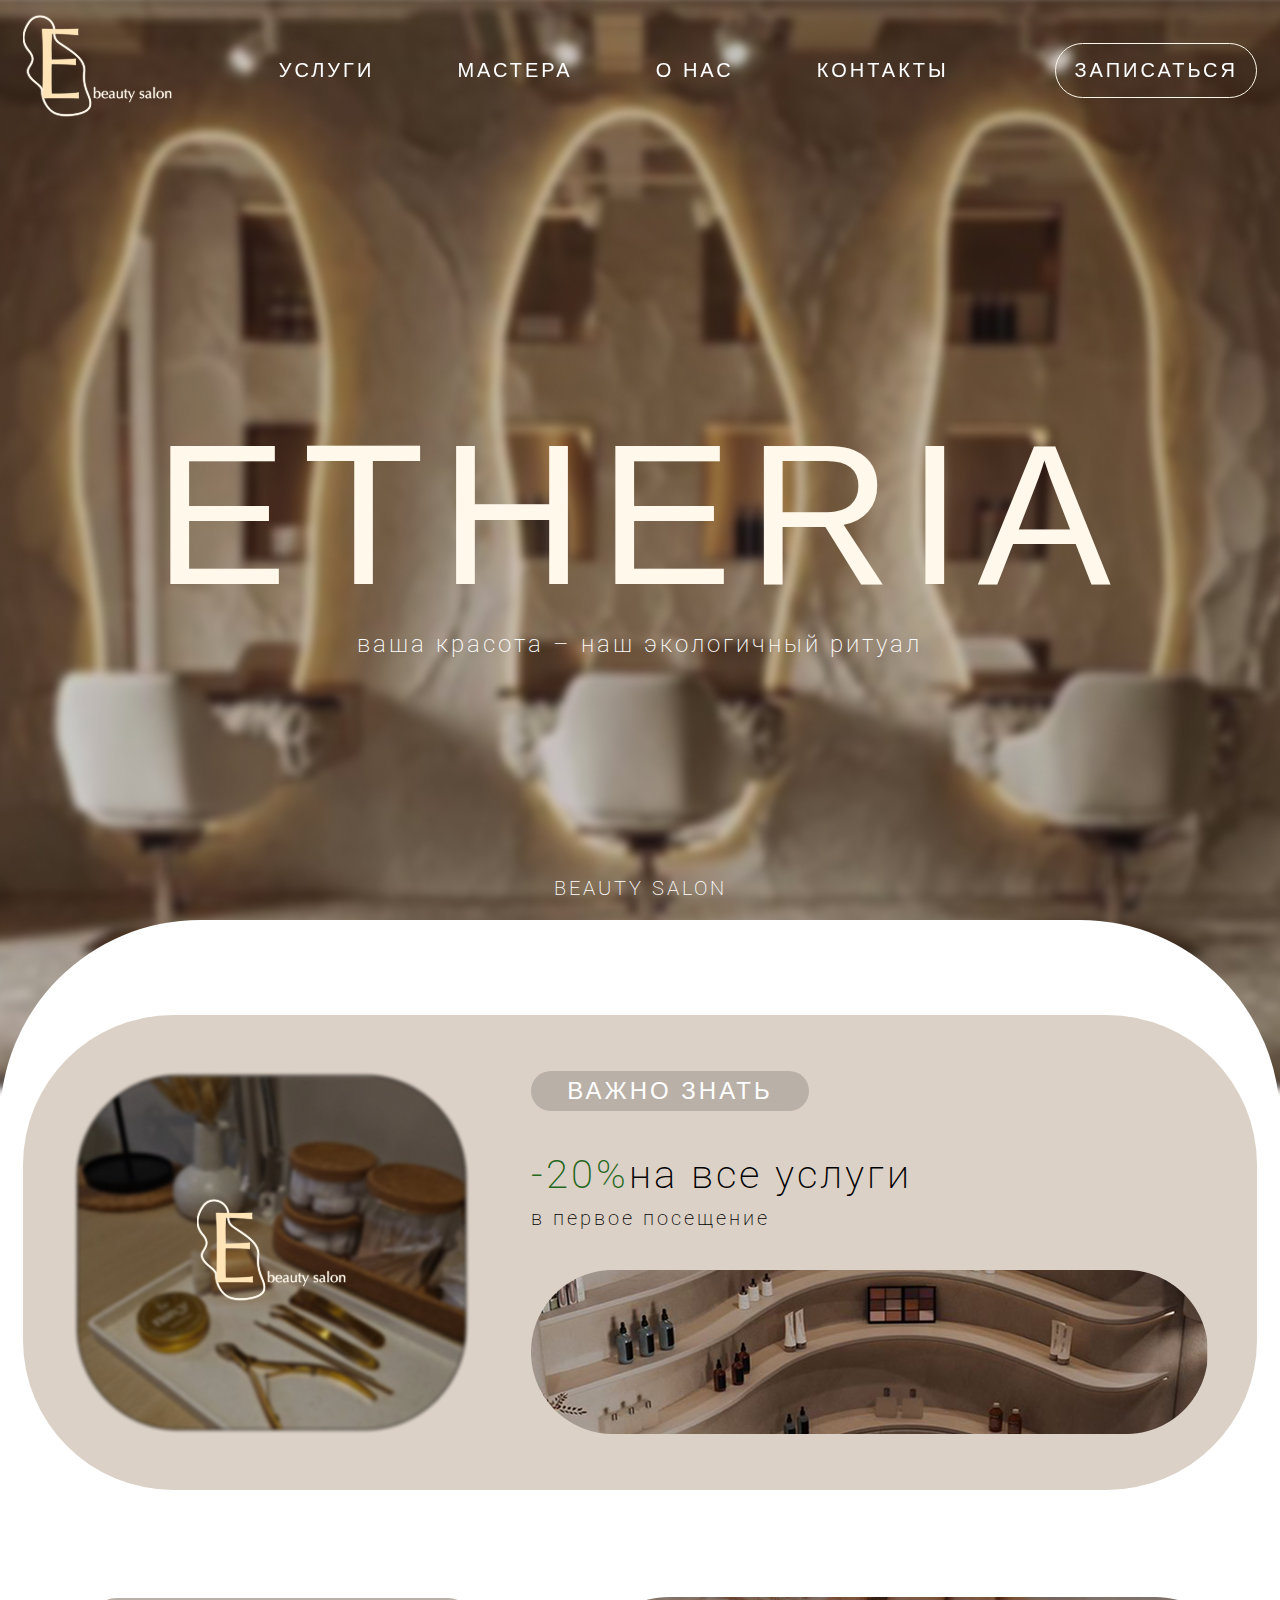
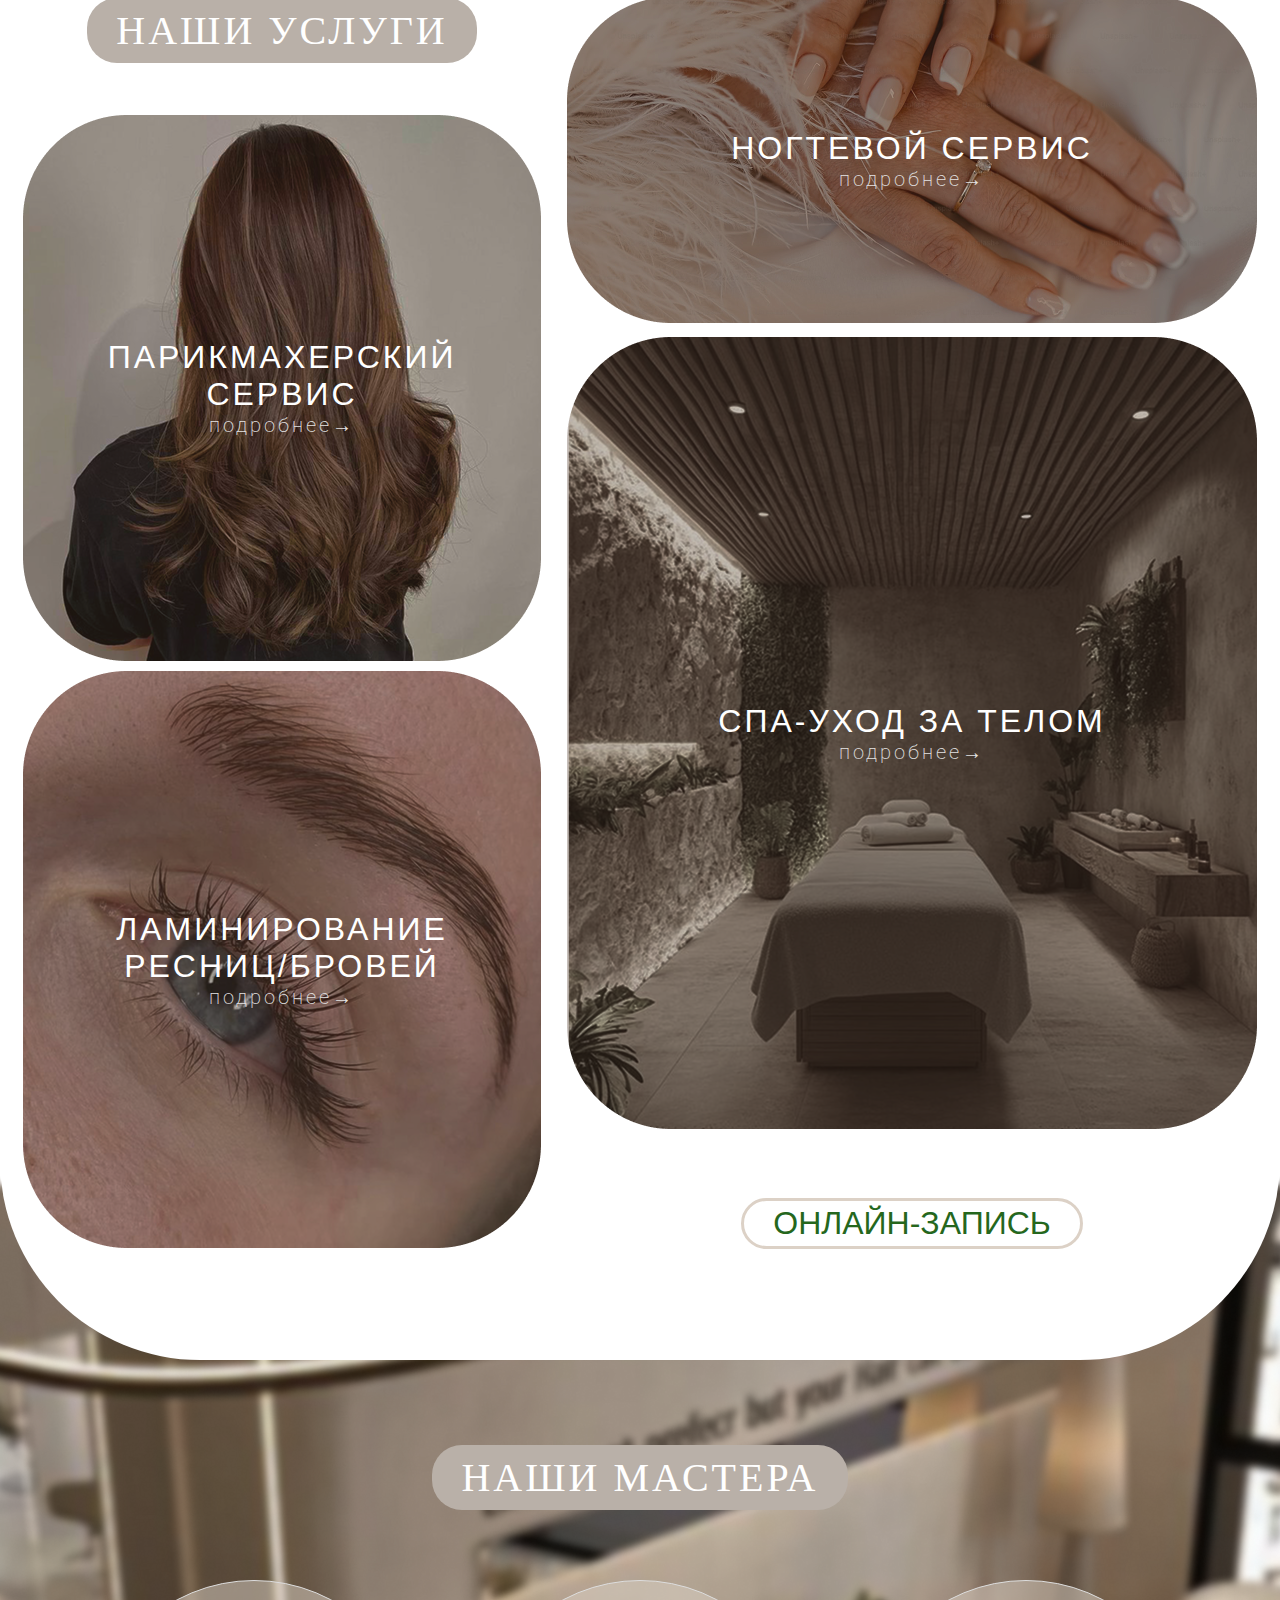
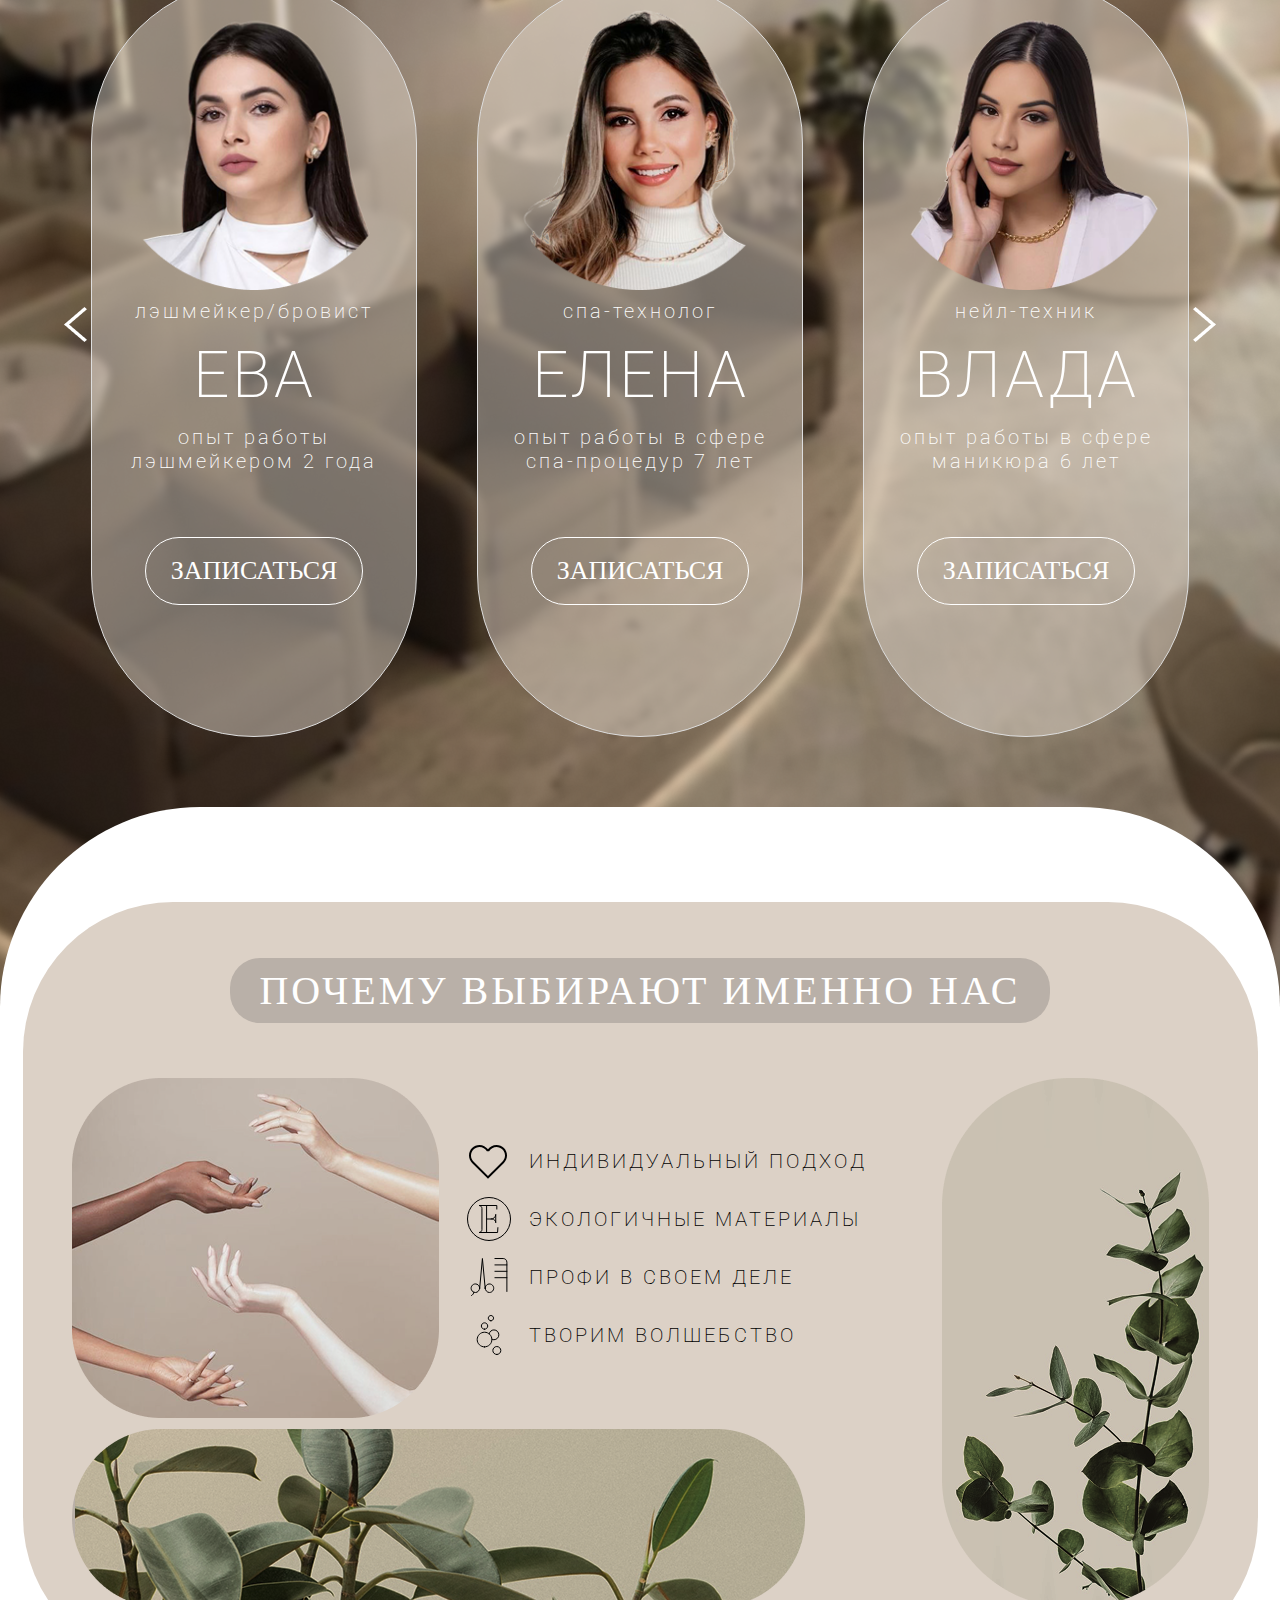
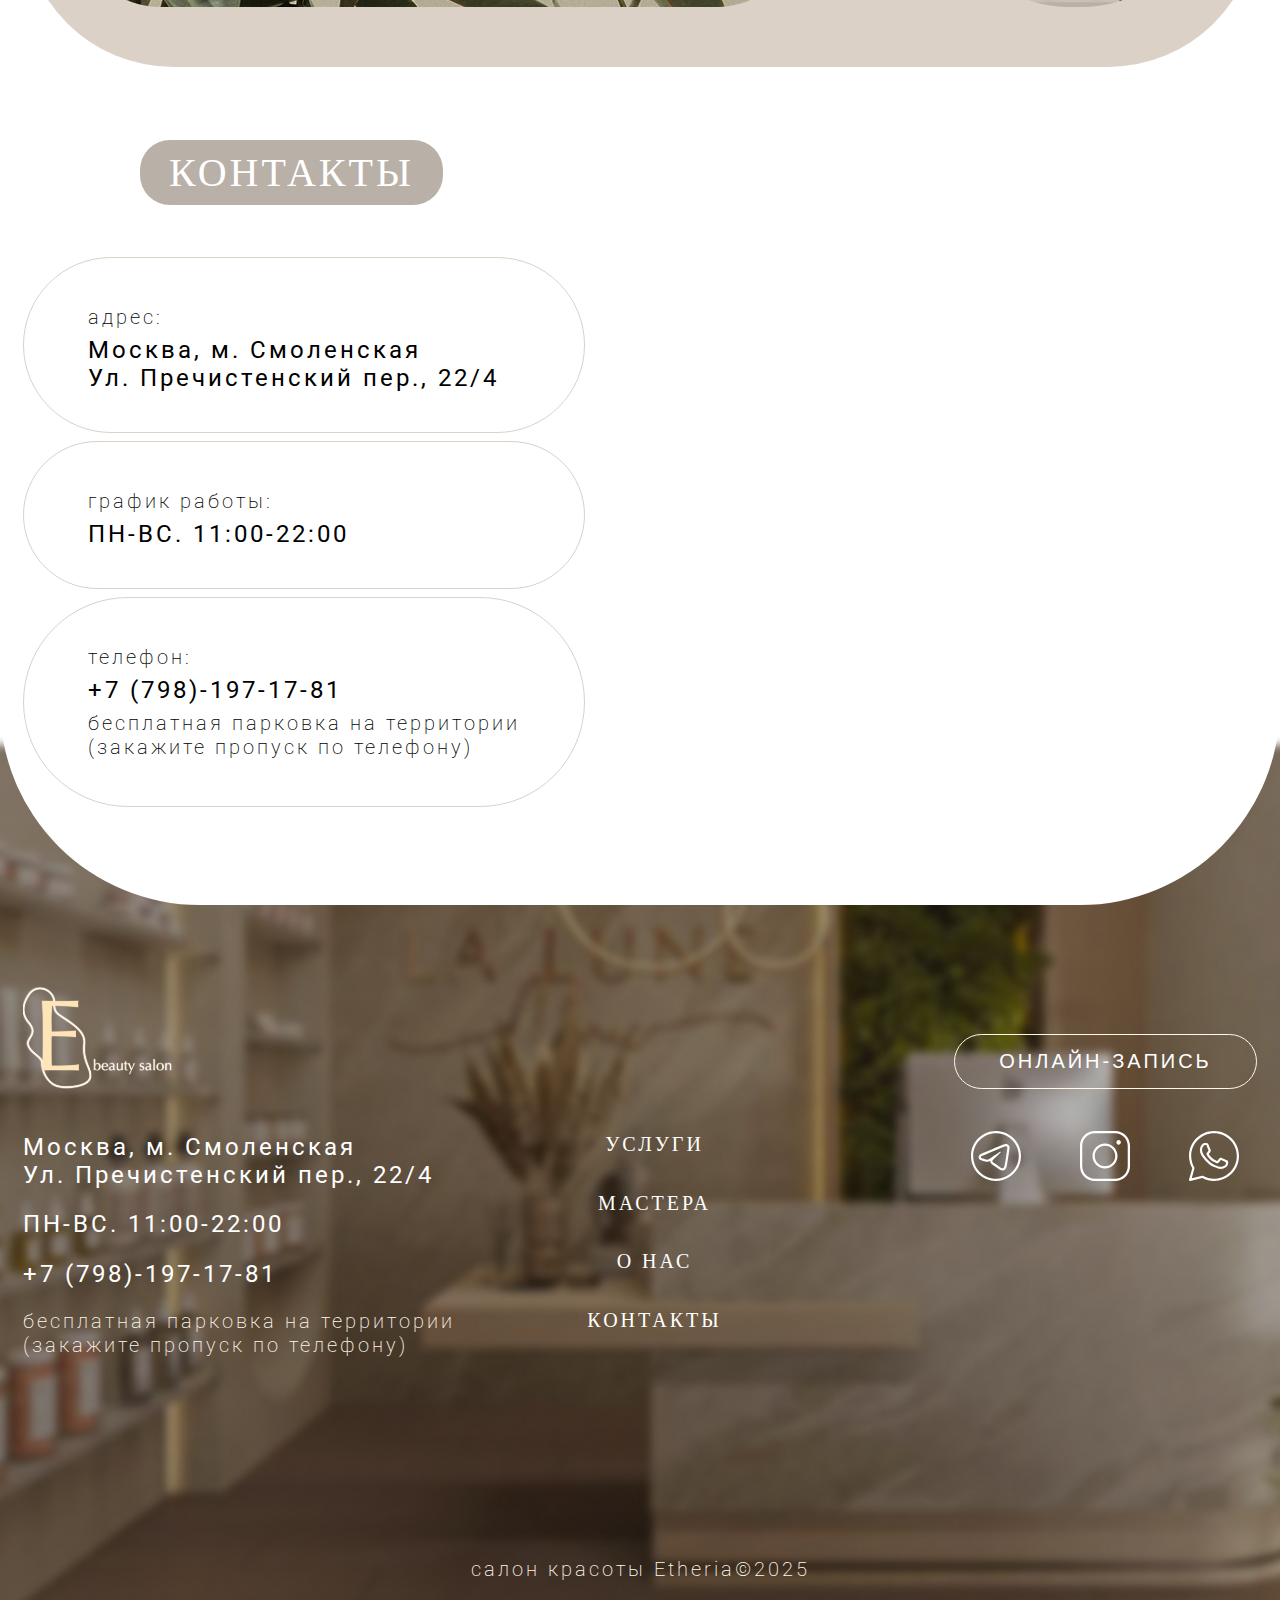
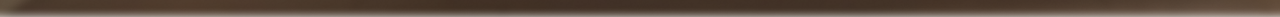
<file: index.html>
<!DOCTYPE html>
<html lang="ru">

<head>
    <meta charset="UTF-8">
    <meta name="viewport" content="width=device-width, initial-scale=1.0">
    <!-- Varioqub experiments -->
<script type="text/javascript">
(function(e, x, pe, r, i, me, nt){
e[i]=e[i]||function(){(e[i].a=e[i].a||[]).push(arguments)},
me=x.createElement(pe),me.async=1,me.src=r,nt=x.getElementsByTagName(pe)[0],me.addEventListener('error',function(){function cb(t){t=t[t.length-1],'function'==typeof t&&t({flags:{}})};Array.isArray(e[i].a)&&e[i].a.forEach(cb);e[i]=function(){cb(arguments)}}),nt.parentNode.insertBefore(me,nt)})
(window, document, 'script', 'https://abt.s3.yandex.net/expjs/latest/exp.js', 'ymab');
ymab('metrika.101718648', 'init'/*, {clientFeatures}, {callback}*/);
</script>
    <!-- Yandex.Metrika counter -->
<script type="text/javascript" >
   (function(m,e,t,r,i,k,a){m[i]=m[i]||function(){(m[i].a=m[i].a||[]).push(arguments)};
   m[i].l=1*new Date();
   for (var j = 0; j < document.scripts.length; j++) {if (document.scripts[j].src === r) { return; }}
   k=e.createElement(t),a=e.getElementsByTagName(t)[0],k.async=1,k.src=r,a.parentNode.insertBefore(k,a)})
   (window, document, "script", "https://mc.yandex.ru/metrika/tag.js", "ym");

   ym(101718648, "init", {
        clickmap:true,
        trackLinks:true,
        accurateTrackBounce:true,
        webvisor:true
   });
</script>
<noscript><div><img src="https://mc.yandex.ru/watch/101718648" style="position:absolute; left:-9999px;" alt="" /></div></noscript>
<!-- /Yandex.Metrika counter -->
    <link rel="stylesheet" href="main.css">
    <title>Etheria beauty</title>
</head>

<body>
    <div class="container">
        <header>
            <div class="menu">
                <div class="logo">
                    <a href="index.html"><img src="/img/logo.svg" alt="Logo"></a>
                </div>

                <!-- Бургер-меню -->
                <div class="burger-menu" id="burger-menu">
                    <span></span>
                    <span></span>
                    <span></span>
                </div>

                <!-- Основное меню для десктопа -->
                <ul class="menu-tabs">
                    <li><a href="/services.html">УСЛУГИ</a></li>
                    <li><a href="#masters">МАСТЕРА</a></li>
                    <li><a href="/gallery.html">О НАС</a></li>
                    <li><a href="#contacts">КОНТАКТЫ</a></li>
                </ul>

                <!-- Кнопка записи для десктопа -->
                <a href="form.html"><button class="signup-btn">ЗАПИСАТЬСЯ</button></a>

                <!-- Мобильное меню -->
                <ul class="mobile-menu-tabs" id="mobile-menu-tabs">
                    <li><a href="/services.html">УСЛУГИ</a></li>
                    <li><a href="#masters">МАСТЕРА</a></li>
                    <li><a href="/gallery.html">О НАС</a></li>
                    <li><a href="#contacts">КОНТАКТЫ</a></li>
                    <li><a href="form.html"><button class="mobile-signup-btn">ЗАПИСАТЬСЯ</button></a></li>
                </ul>
            </div>
        </header>
        <div class="background-title-block"></div>
        <div class="title-block">
            <div class="content-title-block">
                <h1 class="title-text-title-block">ETHERIA</h1>
                <p class="subtitle-title-block">ваша красота – наш экологичный ритуал</p>
            </div>
            <a href="form.html"><button class="mobile-signup-btn">ЗАПИСАТЬСЯ</button></a>
            <div class="beauty-salon-text">
                <p>BEAUTY SALON</p>
            </div>
        </div>
    

    <div class="rounded-block-top">
        <div class="block-discount">
            <div class="logo-img">
                <img src="/img/logo.svg" alt="Logo">
            </div>
            <div class="block-about-discount">
                <div class="block-text-h3">
                    <h3>ВАЖНО ЗНАТЬ</h3>
                </div>
                <div class="text-about-discount">
                    <p class="big-p"><span>-20%</span>на все услуги</p>
                    <p class="small-p">в первое посещение</p>
                </div>
                <div class="img-about-discount"></div>
            </div>
        </div>

        <div class="block-our-services">
            <div class="block-our-services-left">
                <div class="heading-text">
                    <h2>НАШИ УСЛУГИ</h2>
                </div>
                <div class="hair-services-block">
                    <div class="services-block-text">
                        <h4>ПАРИКМАХЕРСКИЙ <br> СЕРВИС</h4>
                        <a href="#">подробнее→</a>
                    </div>
                </div>
                <div class="brows-services-block">
                    <div class="services-block-text">
                        <h4>ЛАМИНИРОВАНИЕ <br> РЕСНИЦ/БРОВЕЙ</h4>
                        <a href="#">подробнее→</a>
                    </div>
                </div>
            </div>
            <div class="block-our-services-right">
                <div class="nails-services-block">
                    <div class="services-block-text">
                        <h4>НОГТЕВОЙ СЕРВИС</h4>
                        <a href="#">подробнее→</a>
                    </div>
                </div>
                <div class="spa-services-block">
                    <div class="services-block-text">
                        <h4>СПА-УХОД ЗА ТЕЛОМ</h4>
                        <a href="#">подробнее→</a>
                    </div>
                </div>
                <a href="form.html"><button class="btn-online-reg">ОНЛАЙН-ЗАПИСЬ</button></a>
            </div>
        </div>
    </div>

    <div class="background-block-slider">
        <div class="heading-text" id="masters">
            <h2>НАШИ МАСТЕРА</h2>
        </div>
        <div class="slider-container">
            <button class="slider-arrow left-arrow"><img src="img/arrow-left.png" alt=""></button>

            <div class="slider">
                <div class="slide">
                    <img src="img/hair-master.png" alt="Мастер 1">
                    <p>колорист</p>
                    <h3>ДАРЬЯ</h3>
                    <p>опыт работы в сфере колористики 5 лет.</p>
                    <a href="form.html"><button class="slide-btn">ЗАПИСАТЬСЯ</button></a>
                </div>
                <div class="slide">
                    <img src="img/brows-master.png" alt="Мастер 2">
                    <p>лэшмейкер/бровист</p>
                    <h3>ЕВА</h3>
                    <p>опыт работы лэшмейкером 2 года</p>
                    <a href="form.html"><button class="slide-btn">ЗАПИСАТЬСЯ</button></a>
                </div>
                <div class="slide">
                    <img src="img/spa-master.png" alt="Мастер 3">
                    <p>спа-технолог</p>
                    <h3>ЕЛЕНА</h3>
                    <p>опыт работы в сфере спа-процедур 7 лет</p>
                    <a href="form.html"><button class="slide-btn">ЗАПИСАТЬСЯ</button></a>
                </div>
                <div class="slide">
                    <img src="img/nails-master.png" alt="Мастер 4">
                    <p>нейл-техник</p>
                    <h3>ВЛАДА</h3>
                    <p>опыт работы в сфере маникюра 6 лет</p>
                    <a href="form.html"><button class="slide-btn">ЗАПИСАТЬСЯ</button></a>
                </div>
            </div>

            <button class="slider-arrow right-arrow"><img src="img/arrow-right.png" alt=""></button>
        </div>
    </div>

    <div class="rounded-block-bottom">
        <div class="block-advantages">
            <div class="heading-text">
                <h2>ПОЧЕМУ ВЫБИРАЮТ ИМЕННО НАС</h2>
            </div>
            <div class="block-advantages-content">
                <div class="content-left">
                    <div class="content-top-left">
                        <img src="img/hand.png" alt="">
                        <div class="text-icon-content">
                            <div class="text-icon">
                                <img src="img/mdi-light_heart-2.svg" alt="">
                                <p>ИНДИВИДУАЛЬНЫЙ ПОДХОД</p>
                            </div>
                            <div class="text-icon">
                                <img src="img/arcticons_economist.svg" alt="">
                                <p>ЭКОЛОГИЧНЫЕ МАТЕРИАЛЫ</p>
                            </div>
                            <div class="text-icon">
                                <img src="img/arcticons_rakuten-beauty.svg" alt="">
                                <p>ПРОФИ В СВОЕМ ДЕЛЕ</p>
                            </div>
                            <div class="text-icon">
                                <img src="img/arcticons_eneco.svg" alt="">
                                <p>ТВОРИМ ВОЛШЕБСТВО</p>
                            </div>
                        </div>
                    </div>
                    <div class="content-bottom">
                        <img src="img/horizontal-plant.png" alt="">
                    </div>
                </div>
                <div class="content-right">
                    <img src="img/vertical-plant.png" alt="">
                </div>
            </div>
        </div>

        <div class="block-contacts" id="contacts">
            <div class="heading-text">
                <h2>КОНТАКТЫ</h2>
            </div>
            <div class="block-contacts-content">
                <div class="contacts-content-left">
                    <div class="border-block">
                        <p>адрес:</p>
                        <a href="https://yandex.ru/maps/-/CHupJNZm">Москва, м. Смоленская <br>
                            Ул. Пречистенский пер., 22/4</a>
                    </div>
                    <div class="border-block">
                        <p>график работы:</p>
                        <a href="">ПН-ВС. 11:00-22:00</a>
                    </div>
                    <div class="border-block">
                        <p>телефон:</p>
                        <a href="tel:+7 (798)-197-17-81">+7 (798)-197-17-81</a>
                        <p>бесплатная парковка на территории <br> (закажите пропуск по телефону)</p>
                    </div>
                </div>
                <div class="map">
                    <script type="text/javascript" charset="utf-8" async
                        src="https://api-maps.yandex.ru/services/constructor/1.0/js/?um=constructor%3Af652b9615154c2ee371906f5e2e5a37217b08fdaddc0a9a91d8faadf2e4fe3db&amp;lang=ru_RU&amp;scroll=true"></script>
                </div>
            </div>
        </div>
    </div>

    <footer>
        <div class="footer-block">
            <div class="footer-content">
                <div class="footer-content-left">
                    <div class="logo">
                        <img src="/img/logo.svg" alt="Logo">
                    </div>
                    <div class="footer-contacts">
                        <a href="https://yandex.ru/maps/-/CHupJNZm">Москва, м. Смоленская <br>
                            Ул. Пречистенский пер., 22/4</a>
                        <a href="">ПН-ВС. 11:00-22:00</a>
                        <a href="tel:+7 (798)-197-17-81">+7 (798)-197-17-81</a>
                        <p>бесплатная парковка на территории <br> (закажите пропуск по телефону)</p>
                    </div>
                </div>
                <div class="footer-content-center">
                    <a href="/services.html#services">УСЛУГИ</a>
                    <a href="#masters">МАСТЕРА</a>
                    <a href="/gallery.html#about">О НАС</a>
                    <a href="#contacts">КОНТАКТЫ</a>
                </div>
                <div class="footer-content-right">
                    <a href="form.html"><button class="signup-btn">ОНЛАЙН-ЗАПИСЬ</button></a>
                    <div class="socialmedia-icon">
                        <a href=""><img src="img/tg.svg" alt="tg"></a>
                        <a href=""><img src="img/inst.svg" alt="inst"></a>
                        <a href=""><img src="img/whatsapp.svg" alt="wtsp"></a>
                    </div>
                </div>
            </div>
            <p>салон красоты Etheria©2025</p>
        </div>
    </footer>
</div>
</body>
<script src="script.js"></script>
</html>
</file>
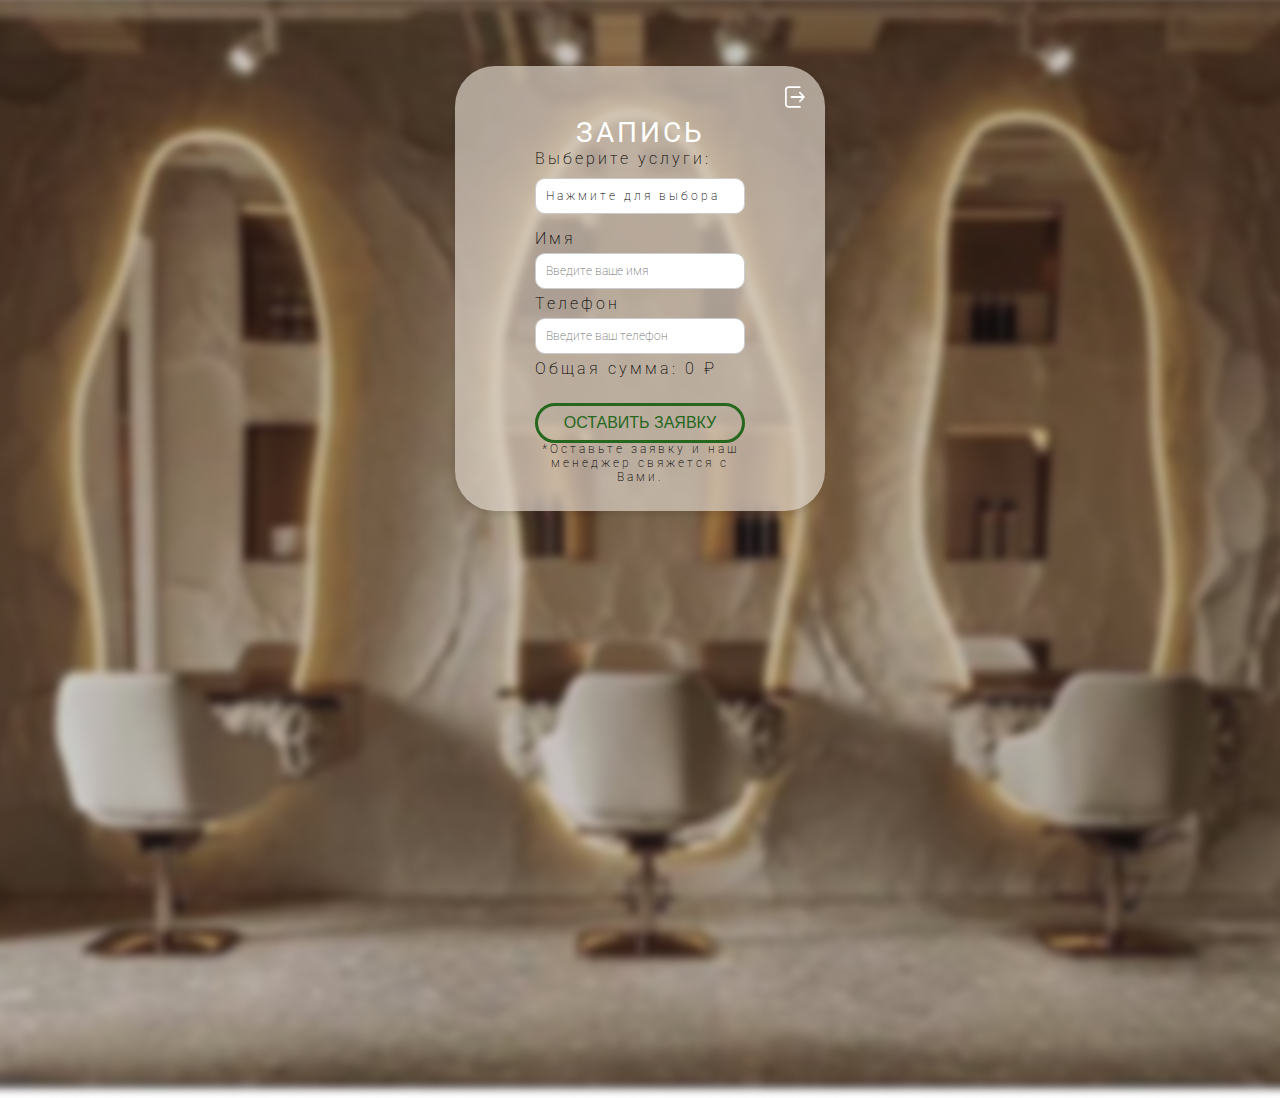
<file: form.html>
<!DOCTYPE html>
<html lang="ru">

<head>
    <meta charset="UTF-8">
    <meta name="viewport" content="width=device-width, initial-scale=1.0">
    <!-- Yandex.Metrika counter -->
<script type="text/javascript" >
   (function(m,e,t,r,i,k,a){m[i]=m[i]||function(){(m[i].a=m[i].a||[]).push(arguments)};
   m[i].l=1*new Date();
   for (var j = 0; j < document.scripts.length; j++) {if (document.scripts[j].src === r) { return; }}
   k=e.createElement(t),a=e.getElementsByTagName(t)[0],k.async=1,k.src=r,a.parentNode.insertBefore(k,a)})
   (window, document, "script", "https://mc.yandex.ru/metrika/tag.js", "ym");

   ym(101718648, "init", {
        clickmap:true,
        trackLinks:true,
        accurateTrackBounce:true,
        webvisor:true
   });
</script>
<noscript><div><img src="https://mc.yandex.ru/watch/101718648" style="position:absolute; left:-9999px;" alt="" /></div></noscript>
<!-- /Yandex.Metrika counter -->
    <link rel="stylesheet" href="main.css">
    <link rel="stylesheet" href="form.css">
    <title>Etheria beauty</title>
</head>

<body>
    <div class="background-title-block">
        <div class="booking-form">
            <a href="index.html" class="back-button"><img src="img/Vector.svg" alt=""></a>

            <h2>ЗАПИСЬ</h2>

            <form>
                <div class="form-group">
                    <label>Выберите услуги:</label>
                    <div class="custom-select">
                      <div class="select-box" onclick="toggleDropdown()">
                        <span class="placeholder">Нажмите для выбора</span>
                      </div>
                      <div class="options-container">
                        <!-- Чекбоксы будут появлятся здесь -->
                      </div>
                    </div>
                  </div>

                <div class="form-group">
                    <label for="name">Имя</label>
                    <input type="text" id="name" name="name" placeholder="Введите ваше имя" required>
                </div>

                <div class="form-group">
                    <label for="phone">Телефон</label>
                    <input type="tel" id="phone" name="phone" placeholder="Введите ваш телефон" required>
                </div>

                <div class="form-group">
                    <p>Общая сумма: <span id="total">0</span> ₽</p>
                  </div>

                <button type="submit" class="submit-button">ОСТАВИТЬ ЗАЯВКУ</button>
            </form>

            <p class="form-note">*Оставьте заявку и наш менеджер свяжется с Вами.</p>
        </div>
    </div>
</body>
<script src="script.js"></script>

</html>
</file>
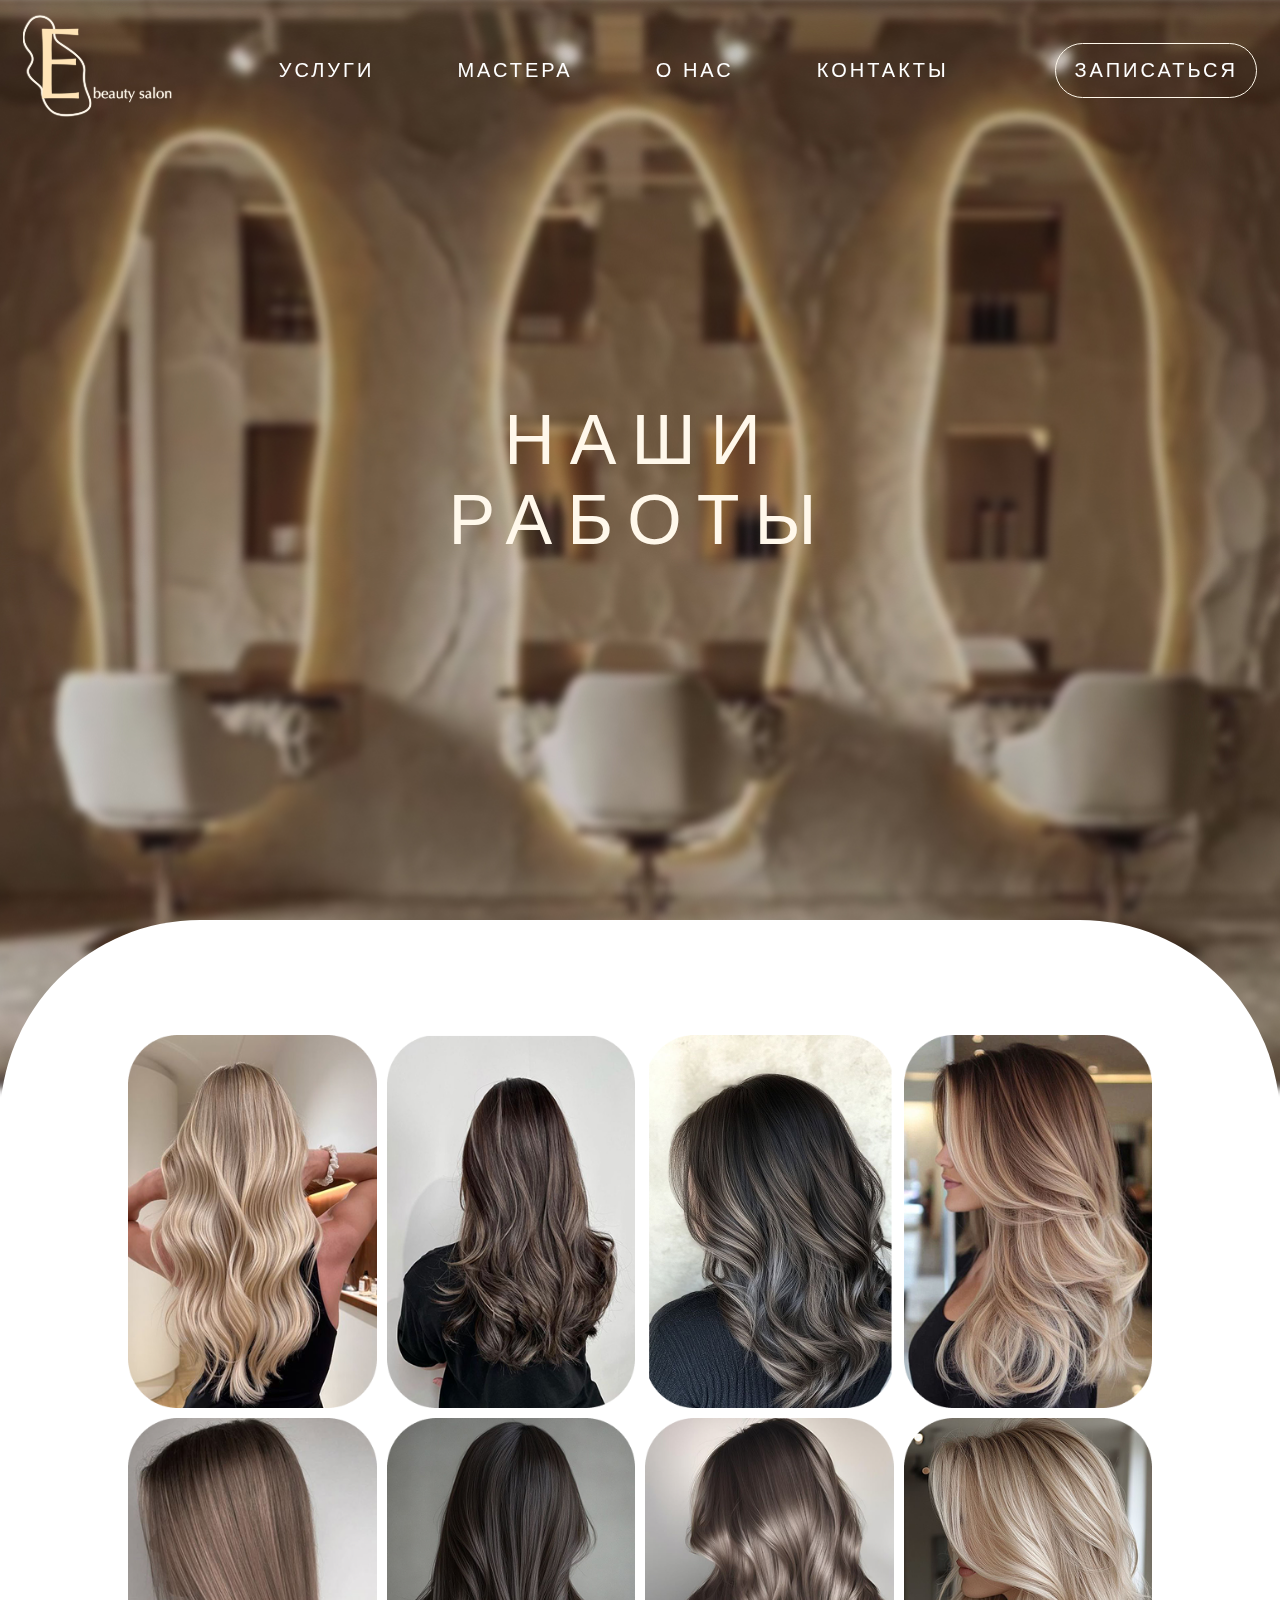
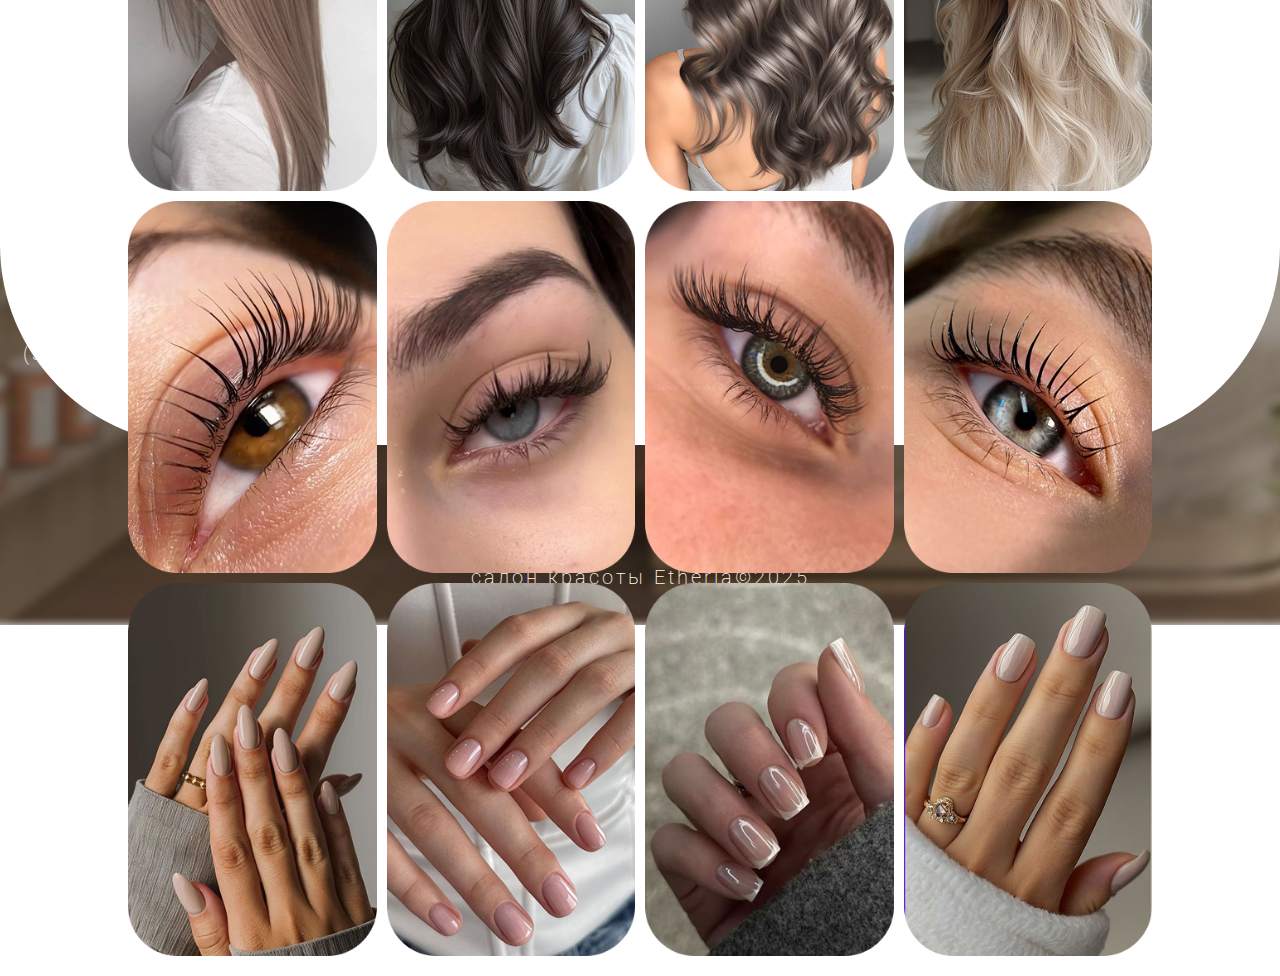
<file: gallery.html>
<!DOCTYPE html>
<html lang="ru">

<head>
    <meta charset="UTF-8">
    <meta name="viewport" content="width=device-width, initial-scale=1.0">
    <link rel="stylesheet" href="main.css">
    <link rel="stylesheet" href="gallery.css">
    <title>Etheria beauty</title>
</head>
<div>
    <div class="container">
        <header>
            <div class="menu">
                <div class="logo">
                    <a href="index.html"><img src="/img/logo.svg" alt="Logo"></a>
                </div>

                <!-- Бургер-меню -->
                <div class="burger-menu" id="burger-menu">
                    <span></span>
                    <span></span>
                    <span></span>
                </div>

                <!-- Основное меню для десктопа -->
                <ul class="menu-tabs">
                    <li><a href="/services.html">УСЛУГИ</a></li>
                    <li><a href="/index.html#masters">МАСТЕРА</a></li>
                    <li><a href="/gallery.html">О НАС</a></li>
                    <li><a href="/index.html#contacts">КОНТАКТЫ</a></li>
                </ul>

                <!-- Кнопка записи для десктопа -->
                <a href="form.html"><button class="signup-btn">ЗАПИСАТЬСЯ</button></a>

                <!-- Мобильное меню -->
                <ul class="mobile-menu-tabs" id="mobile-menu-tabs">
                    <li><a href="/services.html">УСЛУГИ</a></li>
                    <li><a href="/index.html#masters">МАСТЕРА</a></li>
                    <li><a href="/gallery.html">О НАС</a></li>
                    <li><a href="/index.html#contacts">КОНТАКТЫ</a></li>
                    <li><button class="mobile-signup-btn">ЗАПИСАТЬСЯ</button></li>
                </ul>
            </div>
        </header>
        <div class="background-title-block"></div>
        <div class="title-block">
            <div class="content-title-block">
                <h1 class="title-text-title-block">НАШИ <br> РАБОТЫ</h1>
            </div>
            <button class="mobile-signup-btn">ЗАПИСАТЬСЯ</button>
        </div>
    </div>

    <div class="rounded-block-top">
        <div class="gallery">
            <!-- Работы по волосам -->
            <div class="gallery-item">
                <img src="img/1-hair.png" alt="Работа по волосам 1">
                <div class="overlay">
                    <p>Женская стрижка и окрашивание</p>
                </div>
            </div>
            <div class="gallery-item">
                <img src="img/2-hair.png" alt="Работа по волосам 2">
                <div class="overlay">
                    <p>Укладка волос</p>
                </div>
            </div>
            <div class="gallery-item">
                <img src="img/3-hair.png" alt="Работа по волосам 3">
                <div class="overlay">
                    <p>Женская стрижка и окрашивание</p>
                </div>
            </div>
            <div class="gallery-item">
                <img src="img/4-hair.png" alt="Работа по волосам 4">
                <div class="overlay">
                    <p>Укладка волос</p>
                </div>
            </div>
            <div class="gallery-item">
                <img src="img/5-hair.png" alt="Работа по волосам 5">
                <div class="overlay">
                    <p>Женская стрижка и окрашивание</p>
                </div>
            </div>
            <div class="gallery-item">
                <img src="img/6-hair.png" alt="Работа по волосам 6">
                <div class="overlay">
                    <p>Укладка волос</p>
                </div>
            </div>
            <div class="gallery-item">
                <img src="img/7-hair.png" alt="Работа по волосам 5">
                <div class="overlay">
                    <p>Женская стрижка и окрашивание</p>
                </div>
            </div>
            <div class="gallery-item">
                <img src="img/8-hair.png" alt="Работа по волосам 6">
                <div class="overlay">
                    <p>Укладка волос</p>
                </div>
            </div>

            <!-- Работы по наращиванию ресниц -->
            <div class="gallery-item">
                <img src="img/1-eye.png" alt="Наращивание ресниц 1">
                <div class="overlay">
                    <p>Наращивание ресниц</p>
                </div>
            </div>
            <div class="gallery-item">
                <img src="img/2-eye.png" alt="Наращивание ресниц 2">
                <div class="overlay">
                    <p>Наращивание ресниц</p>
                </div>
            </div>

            <!-- Работы по ламинированию ресниц -->
            <div class="gallery-item">
                <img src="img/3-eye.png" alt="Ламинирование ресниц 1">
                <div class="overlay">
                    <p>Ламинирование ресниц</p>
                </div>
            </div>
            <div class="gallery-item">
                <img src="img/4-eye.png" alt="Ламинирование ресниц 2">
                <div class="overlay">
                    <p>Ламинирование ресниц</p>
                </div>
            </div>

            <!-- Работы по маникюру -->
            <div class="gallery-item">
                <img src="img/1-nail.png" alt="Маникюр 1">
                <div class="overlay">
                    <p>Классический маникюр</p>
                </div>
            </div>
            <div class="gallery-item">
                <img src="img/2-nail.png" alt="Маникюр 2">
                <div class="overlay">
                    <p>Покрытие гель-лаком</p>
                </div>
            </div>
            <div class="gallery-item">
                <img src="img/3-nail.png" alt="Маникюр 3">
                <div class="overlay">
                    <p>Классический маникюр</p>
                </div>
            </div>
            <div class="gallery-item">
                <img src="img/4-nail.png" alt="Маникюр 4">
                <div class="overlay">
                    <p>Покрытие гель-лаком</p>
                </div>
            </div>
        </div>
    </div>
</div>
<footer>
    <div class="footer-block">
        <div class="footer-content">
            <div class="footer-content-left">
                <div class="logo">
                    <img src="/img/logo.svg" alt="Logo">
                </div>
                <div class="footer-contacts">
                    <a href="https://yandex.ru/maps/-/CHupJNZm">Москва, м. Смоленская <br>
                        Ул. Пречистенский пер., 22/4</a>
                    <a href="">ПН-ВС. 11:00-22:00</a>
                    <a href="tel:+7 (798)-197-17-81">+7 (798)-197-17-81</a>
                    <p>бесплатная парковка на территории <br> (закажите пропуск по телефону)</p>
                </div>
            </div>
            <div class="footer-content-center">
                <a href="/services.html#services">УСЛУГИ</a>
                <a href="/index.html#masters">МАСТЕРА</a>
                <a href="/gallery.html#about">О НАС</a>
                <a href="/index.html#contacts">КОНТАКТЫ</a>
            </div>
            <div class="footer-content-right">
                <a href="form.html"><button class="signup-btn">ОНЛАЙН-ЗАПИСЬ</button></a>
                <div class="socialmedia-icon">
                    <a href=""><img src="img/tg.svg" alt="tg"></a>
                    <a href=""><img src="img/inst.svg" alt="inst"></a>
                    <a href=""><img src="img/whatsapp.svg" alt="wtsp"></a>
                </div>
            </div>
        </div>
        <p>салон красоты Etheria©2025</p>
    </div>
</footer>
</body>
<script src="script.js"></script>

</html>
</file>
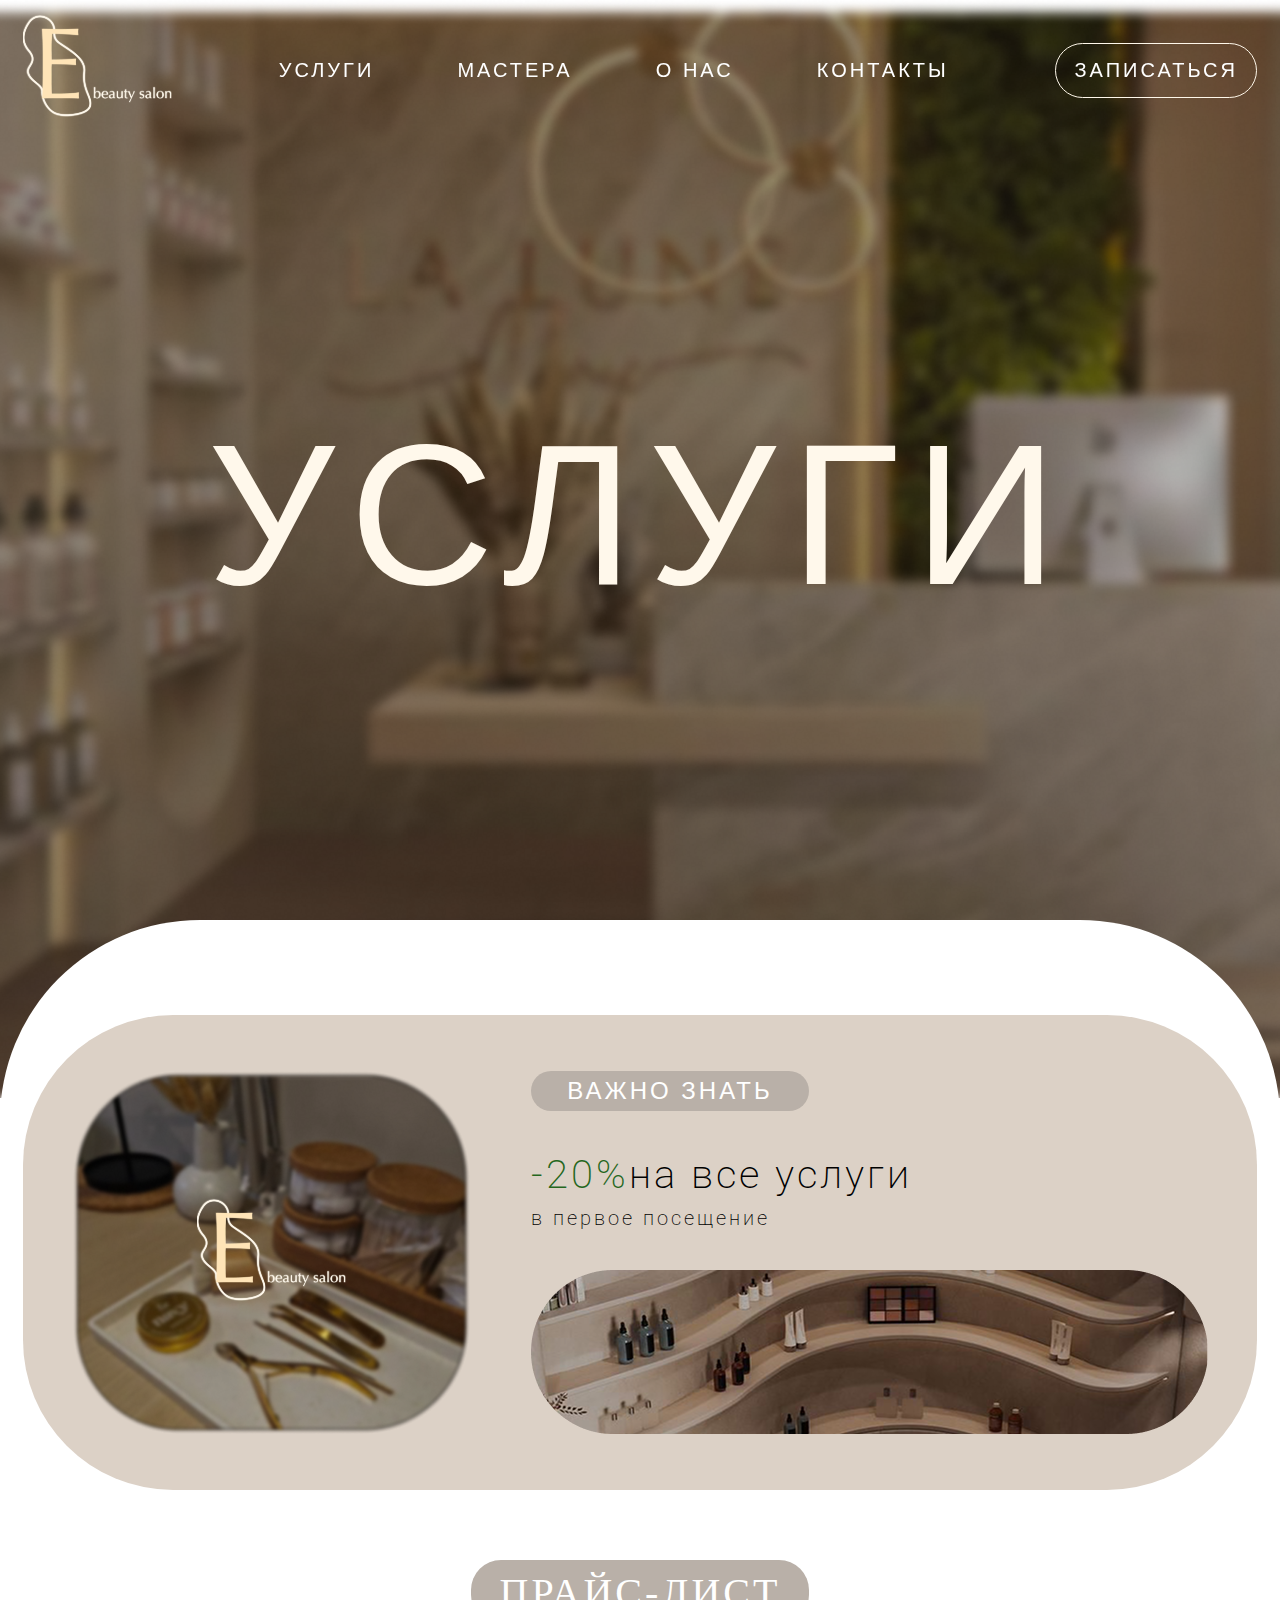
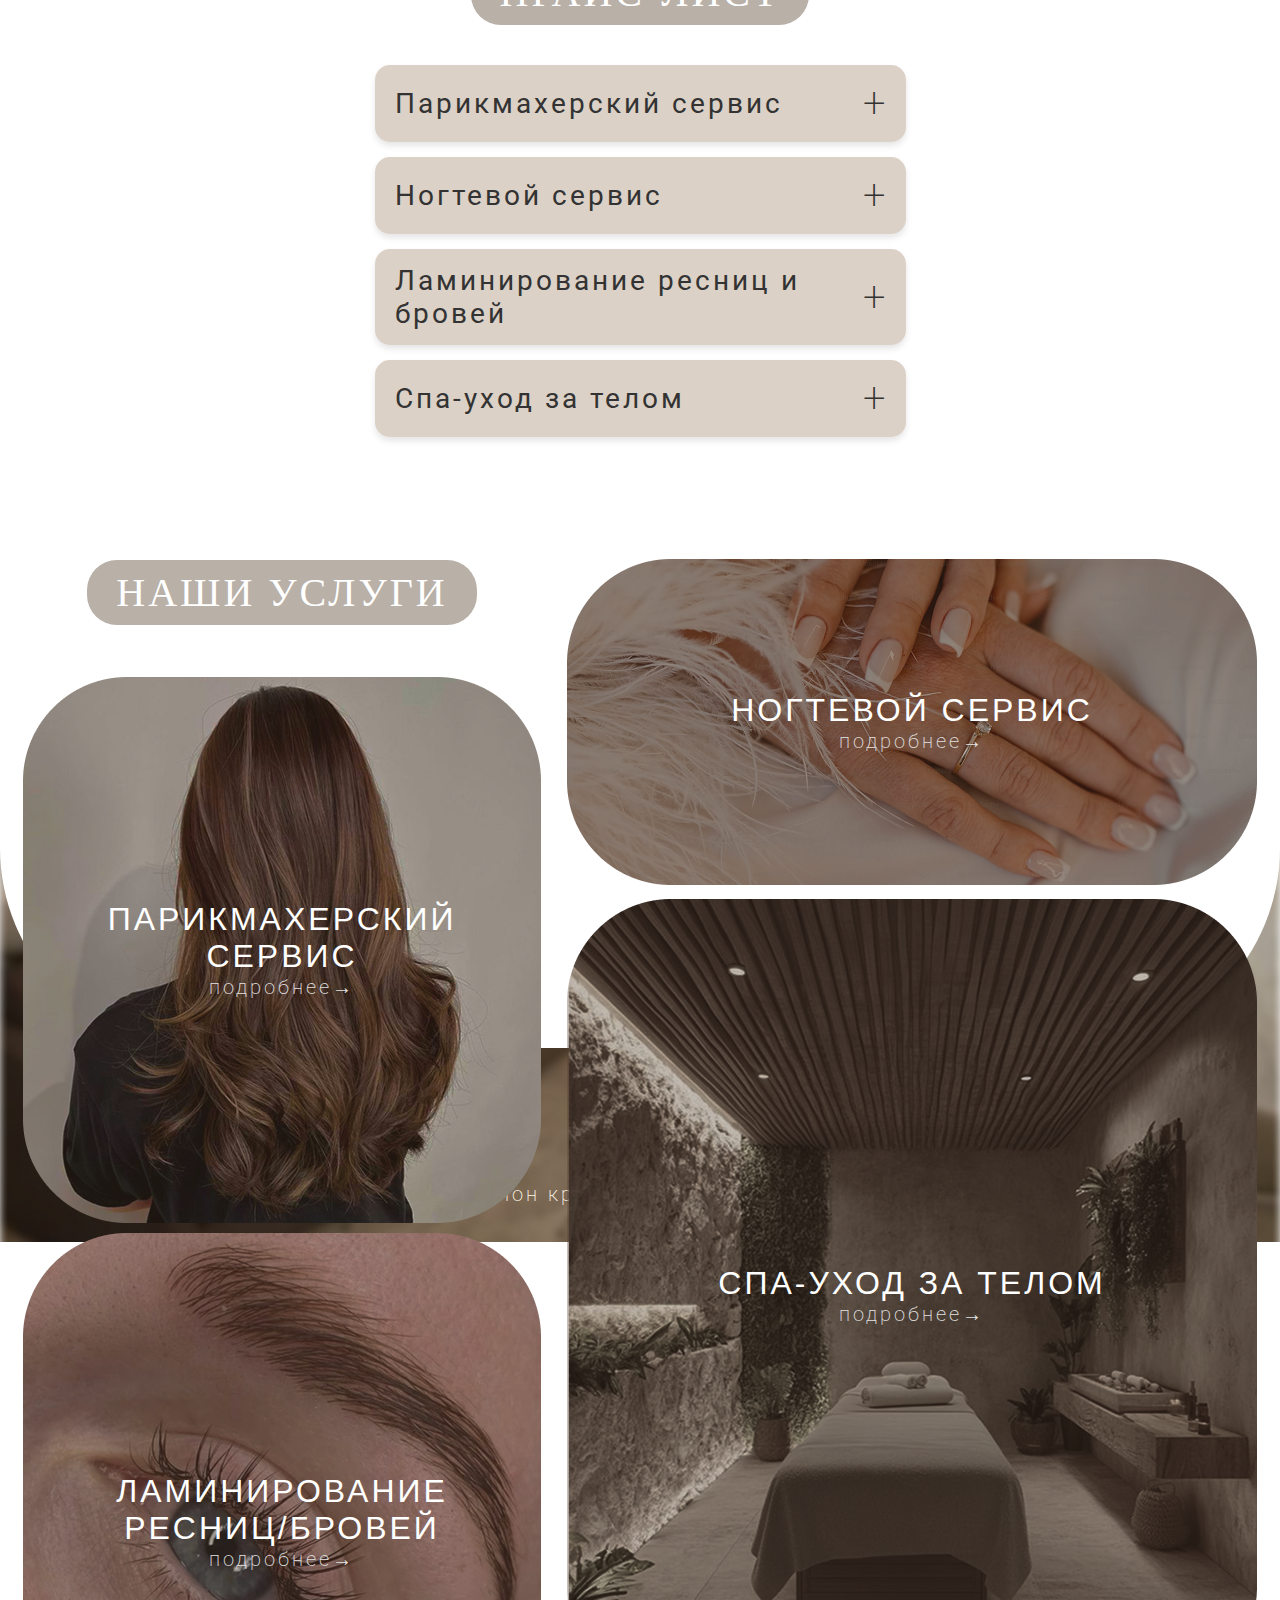
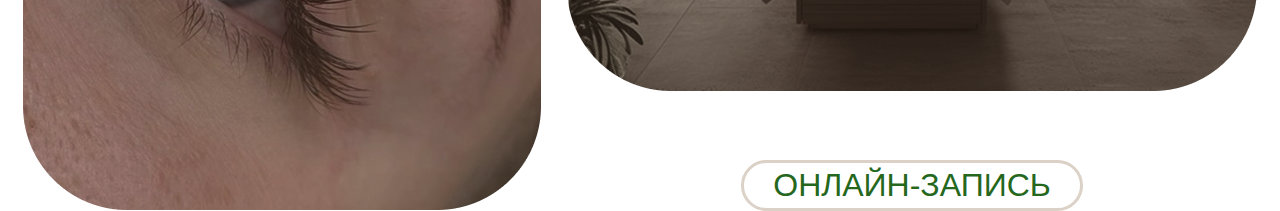
<file: services.html>
<!DOCTYPE html>
<html lang="ru">

<head>
    <meta charset="UTF-8">
    <meta name="viewport" content="width=device-width, initial-scale=1.0">
    <link rel="stylesheet" href="main.css">
    <link rel="stylesheet" href="services.css">
    <title>Etheria beauty</title>
</head>

<body>
    <div class="container">
        <header>
            <div class="menu">
                <div class="logo">
                    <a href="index.html"><img src="/img/logo.svg" alt="Logo"></a>
                </div>

                <!-- Бургер-меню -->
                <div class="burger-menu" id="burger-menu">
                    <span></span>
                    <span></span>
                    <span></span>
                </div>

                <!-- Основное меню для десктопа -->
                <ul class="menu-tabs">
                    <li><a href="/services.html">УСЛУГИ</a></li>
                    <li><a href="/index.html#masters">МАСТЕРА</a></li>
                    <li><a href="/gallery.html">О НАС</a></li>
                    <li><a href="/index.html#contacts">КОНТАКТЫ</a></li>
                </ul>

                <!-- Кнопка записи для десктопа -->
                <a href="form.html"><button class="signup-btn">ЗАПИСАТЬСЯ</button></a>

                <!-- Мобильное меню -->
                <ul class="mobile-menu-tabs" id="mobile-menu-tabs">
                    <li><a href="/services.html">УСЛУГИ</a></li>
                    <li><a href="/index.html#masters">МАСТЕРА</a></li>
                    <li><a href="/gallery.html">О НАС</a></li>
                    <li><a href="/index.html#contacts">КОНТАКТЫ</a></li>
                    <li><a href="form.html"><button class="mobile-signup-btn">ЗАПИСАТЬСЯ</button></a></li>
                </ul>
            </div>
        </header>
        <div class="background-title-block"></div>
        <div class="title-block">
            <div class="content-title-block">
                <h1 class="title-text-title-block">УСЛУГИ</h1>
            </div>
            <a href="form.html"><button class="mobile-signup-btn">ЗАПИСАТЬСЯ</button></a>
        </div>
    </div>

    <div class="rounded-block-top">
        <div class="block-discount">
            <div class="logo-img">
                <img src="/img/logo.svg" alt="Logo">
            </div>
            <div class="block-about-discount">
                <div class="block-text-h3">
                    <h3>ВАЖНО ЗНАТЬ</h3>
                </div>
                <div class="text-about-discount">
                    <p class="big-p"><span>-20%</span>на все услуги</p>
                    <p class="small-p">в первое посещение</p>
                </div>
                <div class="img-about-discount"></div>
            </div>
        </div>

        <div class="block-price-list">
            <div class="heading-text">
                <h2>ПРАЙС-ЛИСТ</h2>
            </div>
            <div class="price-list">
                <!-- Блок 1: Парикмахерский сервис -->
                <div class="price-block">
                    <div class="price-header">
                        <h3>Парикмахерский сервис</h3>
                        <button class="toggle-btn">+</button>
                    </div>
                    <div class="price-content">
                        <ul>
                            <li>Женская стрижка <span>1500 ₽</span></li>
                            <li>Мужская стрижка <span>1000 ₽</span></li>
                            <li>Окрашивание волос <span>3000 ₽</span></li>
                            <li>Укладка <span>1200 ₽</span></li>
                        </ul>
                    </div>
                </div>

                <!-- Блок 2: Ногтевой сервис -->
                <div class="price-block">
                    <div class="price-header">
                        <h3>Ногтевой сервис</h3>
                        <button class="toggle-btn">+</button>
                    </div>
                    <div class="price-content">
                        <ul>
                            <li>Маникюр <span>1200 ₽</span></li>
                            <li>Педикюр <span>1500 ₽</span></li>
                            <li>Покрытие гель-лаком <span>800 ₽</span></li>
                            <li>Наращивание ногтей <span>2500 ₽</span></li>
                        </ul>
                    </div>
                </div>

                <!-- Блок 3: Ламинирование ресниц и бровей -->
                <div class="price-block">
                    <div class="price-header">
                        <h3>Ламинирование ресниц и бровей</h3>
                        <button class="toggle-btn">+</button>
                    </div>
                    <div class="price-content">
                        <ul>
                            <li>Ламинирование ресниц <span>2000 ₽</span></li>
                            <li>Ламинирование бровей <span>1500 ₽</span></li>
                            <li>Комплекс (ресницы + брови) <span>3000 ₽</span></li>
                        </ul>
                    </div>
                </div>

                <!-- Блок 4: Спа-уход за телом -->
                <div class="price-block">
                    <div class="price-header">
                        <h3>Спа-уход за телом</h3>
                        <button class="toggle-btn">+</button>
                    </div>
                    <div class="price-content">
                        <ul>
                            <li>Обёртывание <span>2500 ₽</span></li>
                            <li>Массаж тела <span>3000 ₽</span></li>
                            <li>Пилинг <span>2000 ₽</span></li>
                            <li>SPA-программа <span>5000 ₽</span></li>
                        </ul>
                    </div>
                </div>
            </div>
        </div>

        <div class="block-our-services">
            <div class="block-our-services-left">
                <div class="heading-text">
                    <h2>НАШИ УСЛУГИ</h2>
                </div>
                <div class="hair-services-block">
                    <div class="services-block-text">
                        <h4>ПАРИКМАХЕРСКИЙ <br> СЕРВИС</h4>
                        <a href="#">подробнее→</a>
                    </div>
                </div>
                <div class="brows-services-block">
                    <div class="services-block-text">
                        <h4>ЛАМИНИРОВАНИЕ <br> РЕСНИЦ/БРОВЕЙ</h4>
                        <a href="#">подробнее→</a>
                    </div>
                </div>
            </div>
            <div class="block-our-services-right">
                <div class="nails-services-block">
                    <div class="services-block-text">
                        <h4>НОГТЕВОЙ СЕРВИС</h4>
                        <a href="#">подробнее→</a>
                    </div>
                </div>
                <div class="spa-services-block">
                    <div class="services-block-text">
                        <h4>СПА-УХОД ЗА ТЕЛОМ</h4>
                        <a href="#">подробнее→</a>
                    </div>
                </div>
                <a href="form.html"><button class="btn-online-reg">ОНЛАЙН-ЗАПИСЬ</button></a>
            </div>
        </div>
    </div>
    </div>
    <footer>
        <div class="footer-block">
            <div class="footer-content">
                <div class="footer-content-left">
                    <div class="logo">
                        <img src="/img/logo.svg" alt="Logo">
                    </div>
                    <div class="footer-contacts">
                        <a href="https://yandex.ru/maps/-/CHupJNZm">Москва, м. Смоленская <br>
                            Ул. Пречистенский пер., 22/4</a>
                        <a href="">ПН-ВС. 11:00-22:00</a>
                        <a href="tel:+7 (798)-197-17-81">+7 (798)-197-17-81</a>
                        <p>бесплатная парковка на территории <br> (закажите пропуск по телефону)</p>
                    </div>
                </div>
                <div class="footer-content-center">
                    <a href="/services.html#services">УСЛУГИ</a>
                    <a href="/index.html#masters">МАСТЕРА</a>
                    <a href="/gallery.html#about">О НАС</a>
                    <a href="/index.html#contacts">КОНТАКТЫ</a>
                </div>
                <div class="footer-content-right">
                    <a href="form.html"><button class="signup-btn">ОНЛАЙН-ЗАПИСЬ</button></a>
                    <div class="socialmedia-icon">
                        <a href=""><img src="img/tg.svg" alt="tg"></a>
                        <a href=""><img src="img/inst.svg" alt="inst"></a>
                        <a href=""><img src="img/whatsapp.svg" alt="wtsp"></a>
                    </div>
                </div>
            </div>
            <p>салон красоты Etheria©2025</p>
        </div>
    </footer>
</body>
<script src="script.js"></script>

</html>
</file>
<file: main.css>
@import url('https://fonts.googleapis.com/css2?family=Roboto:ital,wght@0,100;0,300;0,400;0,500;0,700;0,900;1,100;1,300;1,400;1,500;1,700;1,900&display=swap');

* {
    padding: 0;
    margin: 0;
    font-family: "Roboto", serif;
    font-weight: 200;
}
html{
    scroll-behavior: smooth;
}
.container {
    width: 100%;
    margin: auto;
}
a{
    text-decoration: none;
}

:root {
    --accent-color: #25671D;
    --heading-color: #B9B0A8;
    --block-color: #DCD1C6;
    --additional-color: #FFF8EB;
}

@font-face {
    font-family: 'Optima';
    src: url("./ofont.ru_Optima.ttf") format("truetype");
}

.background-title-block {
    background-image: url(img/Rectangle\ 23.jpg);
    background-size: cover;
    background-position: center;
    width: 100%;
    position: absolute;
    z-index: 1;
}

header {
    width: 100%;
    display: flex;
    flex-direction: column;
    align-items: center;
}

h1 {
    font-family: 'Optima', sans-serif;
    font-weight: normal;
    letter-spacing: 15px;
    color: var(--additional-color);
}

.burger-menu {
    display: none;
    flex-direction: column;
    cursor: pointer;
    z-index: 5;
}

.burger-menu span {
    width: 21px;
    height: 2px;
    background-color: #fff;
    margin: 2.5px 0;
    transition: transform 0.3s, opacity 0.3s;
    border-radius: 5px;
}

.mobile-menu-tabs {
    display: none;
    align-items: center;
    flex-direction: column;
    list-style: none;
    gap: 15px;
    padding: 190px 20px;
    background-color: rgba(0, 0, 0, 0.8);
    position: fixed;
    top: 0;
    left: 0;
    right: 0;
    z-index: 4;
}

.mobile-menu-tabs a {
    text-decoration: none;
    color: #fff;
    letter-spacing: 3px;
    font: 400 14px 'Optima', sans-serif;
    transition: all 0.5s ease;
}

.mobile-menu-tabs a:hover {
    border-bottom: 1px solid #fff8eb;
    color: #68ab61;
}

.menu {
    position: fixed;
    margin: auto;
    top: 0;
    padding-top: 1%;
    display: flex;
    flex-direction: row;
    align-items: center;
    justify-content: space-between;
    z-index: 10;
}

.menu-tabs {
    list-style: none;
    display: flex;
    align-items: center;
    justify-content: space-between;
}

.menu-tabs a {
    text-decoration: none;
    color: #fff;
    letter-spacing: 3px;
    transition: all 0.5s ease;
}

.menu-tabs a:hover {
    border-bottom: 1px solid #fff8eb;
    color: #68ab61;
}

.signup-btn {
    border: 1px solid #fff8eb;
    border-radius: 40px;
    background: transparent;
    color: #ffffff;
    letter-spacing: 3px;
    cursor: pointer;
    transition: all 0.5s ease;
}

.signup-btn:hover {
    color: var(--accent-color);
    background-color: var(--additional-color);
    border-color: var(--accent-color);
}

.mobile-signup-btn {
    display: none;
    border: 1px solid #fff8eb;
    border-radius: 40px;
    background: transparent;
    color: #ffffff;
    letter-spacing: 3px;
    cursor: pointer;
    padding: 10px 20px;
    transition: all 0.5s ease;
    font: 400 14px 'Optima', sans-serif;
    margin-top: 20px;
}

.mobile-signup-btn:hover {
    color: var(--accent-color);
    background-color: var(--additional-color);
    border-color: var(--accent-color);
}

.title-block {
    margin: auto;
    position: relative;
    z-index: 2;
    display: flex;
    flex-direction: column;
    align-items: center;
    justify-content: space-between;
}

.title-block p {
    color: #fff;
}

.content-title-block {
    display: flex;
    flex-direction: column;
    align-items: center;
    text-align: center;
}

.rounded-block-top,
.rounded-block-bottom {
    background-color: #fff;
    position: relative;
    z-index: 3;
}

.block-discount {
    background-color: var(--block-color);
    display: flex;
    flex-direction: row;
    align-items: center;
    justify-content: space-between;
}

.logo-img {
    background-image: url(img/tempImagerLcJza.png);
    background-position: center;
    display: flex;
    flex-direction: column;
    align-items: center;
    justify-content: center;
    background-size: contain;
    background-repeat: no-repeat;
}

.block-about-discount {
    display: flex;
    flex-direction: column;
    align-items: flex-start;
    justify-content: space-between;
}

.block-text-h3 {
    background-color: var(--heading-color);
    text-align: center;
    color: #fff;
}

.text-about-discount {
    display: flex;
    flex-direction: column;
    align-items: flex-start;
    justify-content: space-between;
}

.big-p span {
    color: var(--accent-color);
}

.img-about-discount {
    background-image: url(img/tempImageTNFLEC.png);
    background-position: center;
    display: flex;
    flex-direction: column;
    align-items: center;
    justify-content: center;
    background-size: contain;
    background-repeat: no-repeat;
    position: relative;
    z-index: 5;
}

.block-our-services {
    display: flex;
    flex-direction: row;
    align-items: center;
    justify-content: space-between;
    margin-top: 10%;
}

.heading-text h2 {
    background-color: var(--heading-color);
    color: #fff;
    border-radius: 30px;
    font-family: 'Optima', serif;
}

.hair-services-block {
    background-image: url(img/hair-imf.png);
    background-position: center;
    display: flex;
    flex-direction: column;
    align-items: center;
    justify-content: center;
    background-size: contain;
    background-repeat: no-repeat;
    margin-top: 10%;
}

.brows-services-block {
    background-image: url(img/brows-img.png);
    background-position: center;
    display: flex;
    flex-direction: column;
    align-items: center;
    justify-content: center;
    background-size: contain;
    background-repeat: no-repeat;
    margin-top: 2%;
}

.nails-services-block {
    background-image: url(img/nails-img.png);
    background-position: center;
    display: flex;
    flex-direction: column;
    align-items: center;
    justify-content: center;
    background-size: contain;
    background-repeat: no-repeat;
    margin-bottom: 2%;
}

.spa-services-block {
    background-image: url(img/massage-img.png);
    background-position: center;
    display: flex;
    flex-direction: column;
    align-items: center;
    justify-content: center;
    background-size: contain;
    background-repeat: no-repeat;
    margin-bottom: 10%;
}

.block-our-services-left,
.block-our-services-right {
    display: flex;
    flex-direction: column;
    align-items: center;
}

.services-block-text {
    display: flex;
    flex-direction: column;
    align-items: center;
    text-align: center;
}

.services-block-text a {
    text-decoration: none;
    color: #E4E3E3;
    transition: all 0.5s ease;
}

.services-block-text a:hover {
    color: #4fae45;
}

.services-block-text h4 {
    color: #fff;
    font-family: 'Optima', sans-serif;
}

.btn-online-reg {
    background-color: transparent;
    border: solid;
    border-radius: 30px;
    font-family: 'Optima', sans-serif;
    ;
    border-color: var(--block-color);
    color: var(--accent-color);
    transition: all 0.5s ease;
}

.btn-online-reg:hover {
    background-color: var(--accent-color);
    color: #fff;
}

.background-block-slider {
    background-image: url(img/tempImageG6lYac.png);
    display: flex;
    flex-direction: column;
    align-items: center;
    background-size: cover;
    background-position: center;
    width: 100%;
    position: relative;
    z-index: 1;
}

.slider-container {
    display: flex;
    justify-content: space-between;
    overflow: hidden;
    flex-direction: row;
    align-items: center;
}

.slider {
    display: flex;
    transition: transform 0.5s ease-in-out;
}

.slide {
    box-sizing: border-box;
    text-align: center;
    border: 1px solid #ddd;
    border-radius: 200px;
    background-color: rgba(220, 209, 198, 0.5);
}

.slide img {
    width: 100%;
    height: auto;
}

.slide h3 {
    color: #fff;
}

.slide p {
    color: #fff;
}

.slide .slide-btn {
    background-color: transparent;
    color: #fff;
    border: 1px solid #fff;
    cursor: pointer;
    transition: background-color 0.3s ease, color 0.3s ease;
    font-family: 'Optima', serif;
}

.slide .slide-btn:hover {
    background-color: var(--block-color);
    color: #000;
}

.slider-arrow {
    background-color: transparent;
    border: none;
    cursor: pointer;
    position: absolute;
    top: 50%;
    transform: translateY(-50%);
    z-index: 10;
}

.block-advantages {
    background-color: var(--block-color);
    display: flex;
    flex-direction: column;
    justify-content: space-between;
    align-items: center;
}

.block-advantages-content {
    display: flex;
    flex-direction: row;
    justify-content: space-between;
}

.content-left {
    display: flex;
    flex-direction: column;
    align-items: flex-start;
    justify-content: space-between;
}

.content-top-left {
    display: flex;
    flex-direction: row;
    align-items: center;
    justify-content: space-between;
}

.text-icon-content {
    display: flex;
    flex-direction: column;
    align-items: flex-start;
    justify-content: space-between;
}

.text-icon {
    display: flex;
    flex-direction: row;
    align-items: center;
}

.block-contacts {
    display: flex;
    flex-direction: column;
    align-items: flex-start;
}

.block-contacts-content {
    display: flex;
    flex-direction: row;
    align-items: center;
    justify-content: space-between;
}

.contacts-content-left {
    display: flex;
    flex-direction: column;
    align-items: stretch;
    justify-content: space-between;
}

.border-block {
    border: 1px solid #DCD1C6;
    display: flex;
    flex-direction: column;
    align-items: flex-start;
    justify-content: center;
}

.border-block a {
    font-weight: 400;
    text-decoration: none;
    color: #000;
}

.border-block a:hover {
    color: var(--accent-color);
}

.footer-block {
    background-image: url(img/footer.png);
    display: flex;
    flex-direction: column;
    align-items: center;
    background-size: cover;
    background-position: center;
    justify-content: space-between;
    width: 100%;
    position: absolute;
    z-index: 1;
}

.footer-content {
    display: flex;
    flex-direction: row;
    align-items: flex-start;
    justify-content: space-between;
}

.footer-content-left,
.footer-contacts {
    display: flex;
    flex-direction: column;
    align-items: flex-start;
    justify-content: space-between;
}

.footer-contacts a {
    font-weight: 400;
    text-decoration: none;
    color: #fff;
}

.footer-contacts a:hover {
    color: var(--accent-color);
}

.footer-contacts p {
    color: #fff;
}

.footer-content-center {
    display: flex;
    flex-direction: column;
    align-items: center;
    justify-content: space-between;
}

.footer-content-center a {
    font-family: 'Optima', serif;
    text-decoration: none;
    color: #fff;
}

.footer-content-center a:hover {
    color: var(--accent-color);
}

.footer-content-right {
    display: flex;
    flex-direction: column;
    align-items: center;
    justify-content: space-between;
}

.socialmedia-icon {
    display: flex;
    flex-direction: row;
    align-items: center;
    justify-content: space-between;
}

.footer-block p {
    color: #FFF8EB;
}

/* #------------------------------------------------------------------------DESKTOP(1440)------------------------------------------------------------------------------------- */
@media (min-width: 1001px) {
    body {
        letter-spacing: 3px;
    }

    h1 {
        font-size: 200px;
    }

    .menu {
        width: 1234px;
    }

    .menu-tabs {
        width: 670px;
    }

    .menu-tabs a {
        font: 400 20px 'Optima', sans-serif;
    }

    .signup-btn {
        padding: 15px 18px;
        font: normal 20px 'Optima', sans-serif;
    }

    .background-title-block {
        height: 1098px;
    }

    .title-block {
        height: 500px;
        padding-top: 400px;
    }

    .title-block p {
        font-size: 24px;
    }

    .beauty-salon-text p {
        font-size: 20px;
    }

    .rounded-block-top {
        height: 1850px;
        border-radius: 200px;
        margin-top: 20px;
        padding: 95px 103px;
    }

    .rounded-block-bottom {
        height: 1508px;
        border-radius: 200px;
        bottom: 455px;
        padding: 95px 103px;
    }

    .rounded-block-top,
    .rounded-block-bottom{
        display: flex;
        flex-direction: column;
        align-items: center;
    }
    .block-discount {
        padding: 56px 49px;
        border-radius: 150px;
    }

    .logo-img {
        border-radius: 104px;
        width: 398px;
        height: 363px;
    }

    .logo-img img {
        width: 149px;
    }

    .block-about-discount {
        height: 363px;
        padding-left: 61px;
    }

    .block-text-h3 {
        padding: 6px 17px;
        width: 244px;
        border-radius: 40px;
    }

    .block-text-h3 h3 {
        font: 400 24px 'Optima', sans-serif;
    }

    .text-about-discount {
        height: 22%;
    }

    .big-p {
        font-size: 40px;
        color: #000;
    }

    .small-p {
        font-size: 20px;
    }

    .img-about-discount {
        width: 677px;
        height: 164px;
    }

    .heading-text h2 {
        padding: 9px 29px;
        font-size: 40px;
    }

    .block-our-services-right{
        padding-left: 26px;
    }
    .hair-services-block {
        width: 518px;
        height: 546px;
    }

    .brows-services-block {
        width: 518px;
        height: 577px;
    }

    .nails-services-block {
        width: 690px;
        height: 326px;
    }

    .spa-services-block {
        width: 690px;
        height: 792px;
    }

    .services-block-text h4 {
        font-size: 32px;
    }

    .services-block-text a {
        font-size: 20px;
    }

    .btn-online-reg {
        padding: 4px 29px;
        font-size: 32px;
    }

    .background-block-slider {
        padding: 270px 0;
        bottom: 185px;
    }

    .slider-container {
        margin: 70px auto;
        width: 1098px;
    }

    .slider {
        gap: 60px;
    }

    .slide {
        flex: 0 0 326px;
        height: 757px;
        border-radius: 200px;
        padding: 15px;
    }

    .slide h3 {
        margin: 15px 0 12px;
        font-size: 64px;
    }

    .slide p {
        font-size: 20px;
        margin: 5px 0;
    }

    .slide .slide-btn {
        margin-top: 59px;
        padding: 18px 25px;
        border-radius: 40px;
        font-size: 26px;
    }

    .left-arrow {
        left: 5%;
    }

    .right-arrow {
        right: 5%;
    }

    .slider-arrow img {
        width: 23px;
        height: auto;
    }

    .block-advantages {
        padding: 56px 49px;
        border-radius: 150px;
    }

    .block-advantages-content {
        padding-top: 55px;
        width: 1137px;
    }

    .content-top-left {
        width: 795px;
    }

    .text-icon p {
        font-size: 20px;
        padding-left: 16px;
    }

    .text-icon-content {
        height: 222px;
    }

    .block-contacts {
        margin-top: 73px;
    }

    .block-contacts .heading-text {
        padding-left: 117px;
    }

    .block-contacts-content {
        width: 1234px;
        padding-top: 52px;
    }

    .contacts-content-left {
        height: 550px;
    }

    .border-block {
        border-radius: 120px;
        padding: 40px 64px;
    }

    .border-block p {
        font-size: 20px;
        padding: 7px 0;
    }

    .border-block a {
        font-size: 24px;
    }

    .map {
        width: 660px;
        height: 550px;
        border-radius: 120px;
        overflow: hidden;
    }

    .footer-block {
        height: 882px;
        top: 5535px;
    }

    .footer-content {
        margin-top: 250px;
        width: 1234px;
    }

    .footer-content-left {
        height: 408px;
    }

    .footer-contacts {
        height: 260px;
    }

    .footer-contacts a {
        font-size: 24px;
    }

    .footer-contacts p {
        font-size: 20px;
    }

    .footer-content-center {
        height: 199px;
        padding-top: 148px;
        padding-right: 100px;
    }

    .footer-content-center a {
        font-size: 20px;
    }

    .footer-content-right {
        width: 303px;
        height: 149px;
        padding-top: 49px;
    }

    .footer-content-right .signup-btn {
        width: 303px;
    }

    .socialmedia-icon {
        width: 268px;
        height: 50px;
    }

    .footer-block p {
        font-size: 20px;
        margin-bottom: 36px;
    }
}

/* #-----------------------------------------------------------------------TABET(768)---------------------------------------------------------------------------------------- */
@media (min-width: 768px) and (max-width: 1000px) {
    body {
        letter-spacing: 2px;
    }

    h1 {
        font-size: 110px;
    }

    .menu {
        width: 670px;
    }

    .logo img {
        width: 82px;
    }

    .menu-tabs {
        width: 376px;
    }

    .menu-tabs a {
        font: 400 11px 'Optima', sans-serif;
    }

    .signup-btn {
        padding: 10px 12px;
        font: normal 11px 'Optima', sans-serif;
    }

    .background-title-block {
        height: 585px;
    }

    .title-block {
        width: 670px;
        height: 213px;
        padding-top: 200px;
    }

    .title-block p {
        font-size: 15px;
    }

    .beauty-salon-text p {
        font-size: 11px;
    }

    .rounded-block-top {
        height: 1023px;
        border-radius: 135px;
        margin-top: 20px;
        padding: 55px 49px;
    }

    .rounded-block-bottom {
        height: 817px;
        border-radius: 135px;
        bottom: 290px;
        padding: 55px 49px;
    }

    .block-discount {
        padding: 35px 40px;
        border-radius: 95px;
    }

    .logo-img {
        border-radius: 67px;
        width: 214px;
        height: 208px;
    }

    .logo-img img {
        width: 82px;
    }

    .block-about-discount {
        height: 208px;
    }

    .block-text-h3 {
        padding: 5px 10px;
        width: 131px;
        border-radius: 40px;
    }

    .block-text-h3 h3 {
        font: 400 11px 'Optima', sans-serif;
    }

    .text-about-discount {
        height: 22%;
    }

    .big-p {
        font-size: 20px;
        color: #000;
    }

    .small-p {
        font-size: 11px;
    }

    .img-about-discount {
        width: 352px;
        height: 94px;
    }

    .heading-text h2 {
        padding: 5px 16px;
        font-size: 20px;
    }

    .hair-services-block {
        width: 278px;
        height: 293px;
    }

    .brows-services-block {
        width: 278px;
        height: 310px;
    }

    .nails-services-block {
        width: 371px;
        height: 175px;
    }

    .spa-services-block {
        width: 371px;
        height: 426px;
    }

    .services-block-text h4 {
        font-size: 17px;
    }

    .services-block-text a {
        font-size: 11px;
    }

    .btn-online-reg {
        padding: 5px 16px;
        font-size: 20px;
    }

    .background-block-slider {
        padding: 169px 0;
        bottom: 120px;
    }

    .slider-container {
        width: 52%;
        margin: 42px auto;
    }

    .slider {
        gap: 40px;
    }

    .slide {
        flex: 0 0 178px;
        height: 431px;
        border-radius: 150px;
        padding: 10px;
    }

    .slide h3 {
        margin: 10px 0 8px;
        font-size: 36px;
    }

    .slide p {
        font-size: 12px;
        margin: 5px 0;
    }

    .slide .slide-btn {
        margin-top: 32px;
        padding: 6px 10px;
        font-size: 15px;
        border-radius: 40px;
    }

    .left-arrow {
        left: 10%;
    }

    .right-arrow {
        right: 10%;
    }

    .slider-arrow img {
        width: 15px;
    }

    .block-advantages {
        padding: 35px 40px;
        border-radius: 95px;
    }

    .block-advantages-content {
        padding-top: 30px;
        width: 592px;
    }

    .content-top-left {
        width: 440px;
    }

    .content-top-left img {
        width: 196px;
    }

    .text-icon p {
        font-size: 12px;
        padding-left: 5px;
    }

    .text-icon-content {
        height: 119px;
    }

    .text-icon img {
        width: 26px;
    }

    .content-bottom img {
        width: 391px;
    }

    .content-right img {
        width: 143px;
    }

    .block-contacts {
        margin-top: 40px;
    }

    .block-contacts .heading-text {
        padding-left: 63px;
    }

    .block-contacts-content {
        width: 670px;
        padding-top: 28px;
    }

    .contacts-content-left {
        height: 293px;
    }

    .border-block {
        border-radius: 120px;
        padding: 20px 34px;
    }

    .border-block p {
        font-size: 10px;
        padding: 5px 0;
    }

    .border-block a {
        font-size: 12px;
    }

    .map {
        width: 352px;
        height: 293px;
        border-radius: 60px;
        overflow: hidden;
    }

    .footer-block {
        height: 470px;
        top: 2975px;
    }

    .footer-content {
        margin-top: 160px;
        width: 670px;
    }

    .footer-content-left {
        height: 218px;
    }

    .footer-contacts {
        height: 139px;
    }

    .footer-contacts a {
        font-size: 12px;
    }

    .footer-contacts p {
        font-size: 10px;
    }

    .footer-content-center {
        height: 106px;
        padding-top: 79px;
        padding-right: 65px;
    }

    .footer-content-center a {
        font-size: 10px;
    }

    .footer-content-right {
        width: 175px;
        height: 80px;
        padding-top: 26px;
    }

    .footer-content-right .signup-btn {
        width: 175px;
        font-size: 12px;
        padding: 9px 10px;
    }

    .socialmedia-icon {
        width: 143px;
        height: 27px;
    }

    .socialmedia-icon img {
        width: 27px;
    }

    .footer-block p {
        font-size: 10px;
        margin-bottom: 20px;
    }
}

/* #------------------------------------------------------------------------MOBILE(320)--------------------------------------------------------------------------------------- */
@media (max-width: 767px) {
    body {
        letter-spacing: 1px;
    }

    h1 {
        font-size: 50px;
    }

    .menu {
        width: 290px;
        padding: 10px 20px;
    }

    .logo img {
        width: 62px;
    }

    .menu-tabs {
        display: none;
    }

    .signup-btn {
        display: none;
    }

    .burger-menu {
        display: flex;
        padding-left: 207px;
    }

    .mobile-menu-tabs.active {
        display: flex;
    }

    .mobile-signup-btn {
        display: block;
    }


    .burger-menu.active span:nth-child(1) {
        transform: rotate(45deg) translate(5px, 5px);
    }

    .burger-menu.active span:nth-child(2) {
        opacity: 0;
    }

    .burger-menu.active span:nth-child(3) {
        transform: rotate(-45deg) translate(5px, -5px);
    }

    .background-title-block {
        height: 573px;
    }

    .title-block {
        height: 226px;
        padding-top: 215px;
    }

    .title-block p {
        font-size: 11px;
    }

    .beauty-salon-text p {
        font-size: 11px;
    }

    .rounded-block-top {
        height: 485px;
        border-radius: 60px;
        margin-top: 20px;
        padding: 18px 16px;
    }

    .rounded-block-bottom {
        height: 567px;
        border-radius: 60px;
        bottom: 157px;
        padding: 18px 16px;
    }

    .block-discount {
        padding: 16px 17px;
        border-radius: 40px;
    }

    .logo-img {
        border-radius: 18px;
        width: 92px;
        height: 84px;
    }

    .logo-img img {
        width: 39px;
    }

    .block-about-discount {
        height: 84px;
    }

    .block-text-h3 {
        padding: 2px 3px;
        width: 98px;
        border-radius: 40px;
    }

    .block-text-h3 h3 {
        font: 400 10px 'Optima', sans-serif;
    }

    .big-p {
        font-size: 13px;
        color: #000;
    }

    .small-p {
        font-size: 8px;
    }

    .img-about-discount {
        width: 150px;
        height: 40px;
    }

    .heading-text h2 {
        padding: 3px 10px;
        font-size: 11px;
    }

    .hair-services-block {
        width: 121px;
        height: 129px;
    }

    .brows-services-block {
        width: 121px;
        height: 133px;
    }

    .nails-services-block {
        width: 161px;
        height: 77px;
    }

    .spa-services-block {
        width: 161px;
        height: 184px;
    }

    .services-block-text h4 {
        font-size: 9px;
    }

    .services-block-text a {
        font-size: 7px;
    }

    .btn-online-reg {
        padding: 3px 10px;
        font-size: 10px;
    }

    .background-block-slider {
        padding: 100px 0;
        bottom: 58px;
    }

    .slider-container {
        width: 35%;
        margin: 42px auto;
    }

    .slider {
        gap: 40px;
    }

    .slide {
        flex: 0 0 100px;
        height: 289px;
        width: 120px;
        border-radius: 150px;
        padding: 10px;
    }

    .slide h3 {
        margin: 10px 0 8px;
        font-size: 20px;
    }

    .slide p {
        font-size: 10px;
        margin: 5px 0;
    }

    .slide .slide-btn {
        margin-top: 15px;
        padding: 6px 10px;
        font-size: 10px;
        border-radius: 40px;
    }

    .left-arrow {
        left: 10%;
    }

    .right-arrow {
        right: 10%;
    }

    .slider-arrow img {
        width: 15px;
    }

    .block-advantages {
        padding: 16px 17px;
        border-radius: 40px;
    }

    .block-advantages-content {
        padding-top: 13px;
        width: 252px;
    }

    .content-top-left {
        width: 240px;
    }

    .content-top-left img {
        width: 88px;
    }

    .text-icon p {
        font-size: 8px;
        padding-left: 3px;
    }

    .text-icon-content {
        height: 52px;
    }

    .text-icon img {
        width: 12px;
    }

    .content-bottom img {
        width: 247px;
        height: 42.25px;
        object-fit: cover;
        border-radius: 40px;
    }

    .content-bottom {
        height: 42.25px;
    }

    .content-left {
        height: 128px;
    }

    .content-right img {
        width: 62px;
        display: none;
    }

    .block-contacts {
        margin-top: 18px;
    }

    .block-contacts .heading-text {
        padding-left: 15px;
    }

    .block-contacts-content {
        width: 291px;
        padding-top: 13px;
        height: 325px;
        flex-direction: column;
        align-items: stretch;
    }

    .contacts-content-left {
        height: 155px;
    }

    .border-block {
        border-radius: 120px;
        padding: 5px 15px;
    }

    .border-block p {
        font-size: 8px;
        padding: 2px 0;
    }

    .border-block a {
        font-size: 10px;
    }

    .map {
        width: 291px;
        height: 155px;
        border-radius: 25px;
        overflow: hidden;
    }

    .footer-block {
        height: 320px;
        top: 1965px;
    }

    .footer-content {
        margin-top: 75px;
        width: 291px;
    }

    .footer-content-left {
        height: 190px;
    }

    .footer-contacts {
        height: 125px;
    }

    .footer-contacts a {
        font-size: 12px;
    }

    .footer-contacts p {
        font-size: 10px;
    }

    .footer-content-center {
        display: none;
    }

    .socialmedia-icon {
        width: 20px;
        height: 95px;
        margin-top: 80px;
        flex-direction: column;
    }

    .socialmedia-icon img {
        width: 20px;
    }

    .footer-block p {
        font-size: 10px;
        margin-bottom: 10px;
    }
}
</file>
<file: form.css>
.booking-form {
    max-width: 340px;
    height: 620px;
    margin: 190px auto;
    padding: 55px 123px;
    display: flex;
    flex-direction: column;
    align-items: stretch;
    justify-content: space-between;
    background-color: rgba(220, 209, 198, 0.7);
    border-radius: 77px;
    box-shadow: 0 4px 6px rgba(0, 0, 0, 0.1);
    position: relative;
}

form {
    height: 450px;
    display: flex;
    flex-direction: column;
    justify-content: space-between;
}

.back-button {
    position: absolute;
    top: 40px;
    right: 40px;
}

.booking-form h2 {
    text-align: center;
    font-size: 40px;
    margin-top: 20px;
    color: #fff;
    font-weight: 400;
}

.form-group {
    margin-bottom: 20px;
}

.form-group label {
    display: block;
    font-size: 20px;
    color: #000;
    margin-bottom: 5px;
}

.form-group select,
.form-group input, .select-box {
    width: 100%;
    padding: 20px 10px;
    font-size: 16px;
    border: 1px solid #ccc;
    border-radius: 15px;
    box-sizing: border-box;
    background: white;
}

.form-group select {
    appearance: none;
    background-color: #fff;
}

.submit-button {
    width: 100%;
    cursor: pointer;
    background-color: transparent;
    border: solid;
    border-radius: 30px;
    padding: 15px 10px;
    font-family: 'Optima', sans-serif;
    border-color: var(--accent-color);
    color: var(--accent-color);
    transition: all 0.5s ease;
    font-size: 20px;
}

.submit-button:hover {
    background-color: var(--accent-color);
    color: #fff;
}

.form-note {
    text-align: center;
    font-size: 16px;
    color: #000;
}

/* Адаптив для планшетов (768px - 1439px) */
@media (min-width: 768px) and (max-width: 1439px) {
    .booking-form {
        max-width: 210px;
        height: 385px;
        margin: 66px auto;
        padding: 30px 80px;
        border-radius: 40px;
    }
    form{
        height: 293px;
    }
    .booking-form h2 {
        font-size: 28px;
    }

    .form-group label {
        font-size: 16px;
    }
    .form-group{
        margin-bottom: 5px;
    }
    .form-group select,
    .form-group input, .select-box {
        padding: 10px 10px;
        font-size: 12px;
        border-radius: 10px;
    
    }

    .submit-button {
        padding: 8px 6px;
        font-size: 16px;
        border-radius: 20px;
        margin-top: 20px;
    }

    .form-note {
        font-size: 12px;
    }

    .back-button {
        top: 20px;
        right: 20px;
    }

    .back-button img {
        width: 20px;
    }
}

/* Адаптив для мобильных устройств (max-width: 767px) */
@media (max-width: 767px) {
    .booking-form {
        max-width: 250px;
        height: 400px;
        margin: 55px auto;
        padding: 30px 20px;
        border-radius: 40px;
    }
    form{
        height: 293px;
    }
    .booking-form h2 {
        font-size: 28px;
    }

    .form-group label {
        font-size: 16px;
    }
    .form-group{
        margin-bottom: 5px;
    }
    .form-group select,
    .form-group input, .select-box {
        padding: 10px 10px;
        font-size: 12px;
        border-radius: 10px;

    }

    .submit-button {
        padding: 8px 6px;
        font-size: 16px;
        border-radius: 20px;
        margin-top: 20px;
    }

    .form-note {
        font-size: 12px;
    }

    .back-button {
        top: 20px;
        right: 20px;
    }

    .back-button img {
        width: 20px;
    }
}

.custom-select {
    position: relative;
    width: 100%;
    margin: 10px 0;
  }
  
  .options-container {
    display: none;
    position: absolute;
    max-height: 220px;
    overflow-y: auto;
    border: 1px solid #ccc;
    border-radius: 15px;
    border-top: none;
    background-color: #fff;
    padding: 8px;
  }
  
  .options-container.show {
    display: block;
  }
  
  .option {
    display: flex;
    align-items: center;
    gap: 10px;
    padding: 8px;
    border-bottom: 1px solid #eee;
  }
  
  .option input {
    margin: 0;
    width: 18px;
    height: 18px;
  }
  
  .total {
    margin-top: 15px;
    font-size: 18px;
    color: #2c3e50;
    font-weight: bold;
  }
</file>
<file: gallery.css>
@import url('https://fonts.googleapis.com/css2?family=Roboto:ital,wght@0,100;0,300;0,400;0,500;0,700;0,900;1,100;1,300;1,400;1,500;1,700;1,900&display=swap');

* {
    padding: 0;
    margin: 0;
    font-family: "Roboto", serif;
    font-weight: 200;
}

.container {
    width: 100%;
    margin: auto;
}

:root {
    --accent-color: #25671D;
    --heading-color: #B9B0A8;
    --block-color: #DCD1C6;
    --additional-color: #FFF8EB;
}

@font-face {
    font-family: 'Optima';
    src: url("./ofont.ru_Optima.ttf") format("truetype");
}

.gallery {
    display: flex;
    flex-wrap: wrap;
    gap: 10px;
    justify-content: center;
    padding: 20px;
}

.gallery-item {
    position: relative;
    overflow: hidden;
    flex: 1 1 calc(25% - 10px);
    max-width: calc(25% - 10px);
}

.gallery-item img {
    width: 100%;
    height: auto;
    display: block;
    transition: opacity 0.3s ease;
}

.gallery-item .overlay {
    position: absolute;
    bottom: -100%;
    left: 0;
    right: 0;
    background: linear-gradient(to top, rgba(0, 0, 0, 0.9), rgba(0, 0, 0, 0));
    color: #fff;
    text-align: center;
    padding: 20px 10px;
    transition: bottom 0.3s ease;
    border-radius: 0 0 60px 60px;
}

.gallery-item:hover .overlay {
    bottom: 0;
}

.gallery-item:hover img {
    opacity: 0.8;
}

@media (min-width: 1440px) {
    h1 {
        font-size: 110px;
    }

    .rounded-block-top {
        height: 1538px;
    }

    .footer-block {
        top: 1960px;
    }

    .rounded-block-top {
        height: 1783px;
    }

    .footer-block {
        top: 2700px;
    }
}

@media (min-width: 768px) and (max-width: 1439px) {
    h1 {
        font-size: 70px;
    }

    .gallery-item {
        flex: 1 1 calc(25% - 10px);
        max-width: calc(25% - 10px);
    }

    .gallery-item .overlay {
        border-radius: 0 0 20px 20px;
    }

    .overlay p {
        font-size: 15px;
    }

    .rounded-block-top {
        height: 935px;
    }

    .footer-block {
        top: 1343px;
    }
}

@media (max-width: 767px) {
    .gallery-item {
        flex: 1 1 calc(50% - 10px);
        max-width: calc(50% - 10px);
    }

    .gallery-item .overlay {
        border-radius: 0 0 20px 20px;
    }

    .overlay p {
        font-size: 12px;
    }

    .rounded-block-top {
        height: 1458px;
    }

    .footer-block {
        top: 1890px;
    }
}
</file>
<file: services.css>
@import url('https://fonts.googleapis.com/css2?family=Roboto:ital,wght@0,100;0,300;0,400;0,500;0,700;0,900;1,100;1,300;1,400;1,500;1,700;1,900&display=swap');

* {
    padding: 0;
    margin: 0;
    font-family: "Roboto", serif;
    font-weight: 200;
}

.container {
    width: 100%;
    margin: auto;
}

:root {
    --accent-color: #25671D;
    --heading-color: #B9B0A8;
    --block-color: #DCD1C6;
    --additional-color: #FFF8EB;
}

@font-face {
    font-family: 'Optima';
    src: url("./ofont.ru_Optima.ttf") format("truetype");
}

.background-title-block {
    background-image: url(img/footer.png);
}
.footer-block {
    background-image: url(img/tempImageG6lYac.png);
}
.block-price-list {
    display: flex;
    flex-direction: column;
    align-items: center;
}


.price-block {
    background-color: #DCD1C6;
    margin-bottom: 15px;
    overflow: hidden;
    box-shadow: 0 4px 6px rgba(0, 0, 0, 0.1);
}


.price-header {
    display: flex;
    justify-content: space-between;
    align-items: center;
    padding: 15px 20px;
    cursor: pointer;
}

.price-header h3 {
    margin: 0;
    font-weight: 400;
    color: #333;
}

.toggle-btn {
    background: none;
    border: none;
    cursor: pointer;
    color: #333;
    transition: transform 0.3s ease;
}

.toggle-btn.active {
    transform: rotate(45deg);
}


.price-content {
    background-color: rgb(251 251 251 / 85%);
    padding: 0 20px;
    max-height: 0;
    overflow: hidden;
    transition: max-height 0.3s ease, padding 0.3s ease;
}

.price-content ul {
    list-style: none;
    padding: 0;
    margin: 0;
}

.price-content li {
    padding: 10px 0;
    border-bottom: 1px solid #ccc;
    display: flex;
    justify-content: space-between;
    align-items: center;
    color: #333;
}

.price-content li:last-child {
    border-bottom: none;
}

.price-content li span {
    font-weight: bold;
    color: var(--accent-color);
}

/* #------------------------------------------------------------------------DESKTOP(1440)------------------------------------------------------------------------------------- */
@media (min-width: 1440px) {
    h1 {
        font-size: 110px;
    }

    .block-price-list {
        margin-top: 93px;
    }

    .price-list {
        width: 1200px;
        margin-top: 53px;
    }

    .price-block {
        border-radius: 20px;
    }

    .price-header h3 {
        font-size: 32px;
    }

    .toggle-btn {
        font-size: 50px;
    }

    .price-content li {
        font-size: 20px;
    }

    .rounded-block-top {
        height: 2476px;
    }

    .footer-block {
        top: 3395px;
    }
}

/* #-----------------------------------------------------------------------TABET(768)---------------------------------------------------------------------------------------- */
@media (min-width: 768px) and (max-width: 1439px) {
    .block-price-list {
        margin-top: 70px;
    }

    .price-list {
        width: 90%;
        margin-top: 40px;
    }

    .price-block {
        border-radius: 15px;
    }

    .price-header h3 {
        font-size: 28px;
    }

    .toggle-btn {
        font-size: 40px;
    }

    .price-content li {
        font-size: 18px;
    }

    .rounded-block-top {
        height: 1538px;
    }

    .footer-block {
        top: 1960px;
    }
}

/* #------------------------------------------------------------------------MOBILE(320)--------------------------------------------------------------------------------------- */
@media (max-width: 767px) {
    .block-price-list {
        margin-top: 30px;
    }

    .price-list {
        width: 100%;
        margin-top: 15px;
        padding: 0 15px;
    }

    .price-block {
        border-radius: 10px;
    }

    .price-header {
        padding: 10px 15px;
    }

    .price-header h3 {
        font-size: 14px;
    }

    .toggle-btn {
        font-size: 30px;
    }

    .price-content {
        padding: 0 15px;
    }

    .price-content li {
        font-size: 11px;
        padding: 8px 0;
    }

    .rounded-block-top {
        height: 791px;
    }

    .footer-block {
        top: 1230px;
    }
}
</file>
